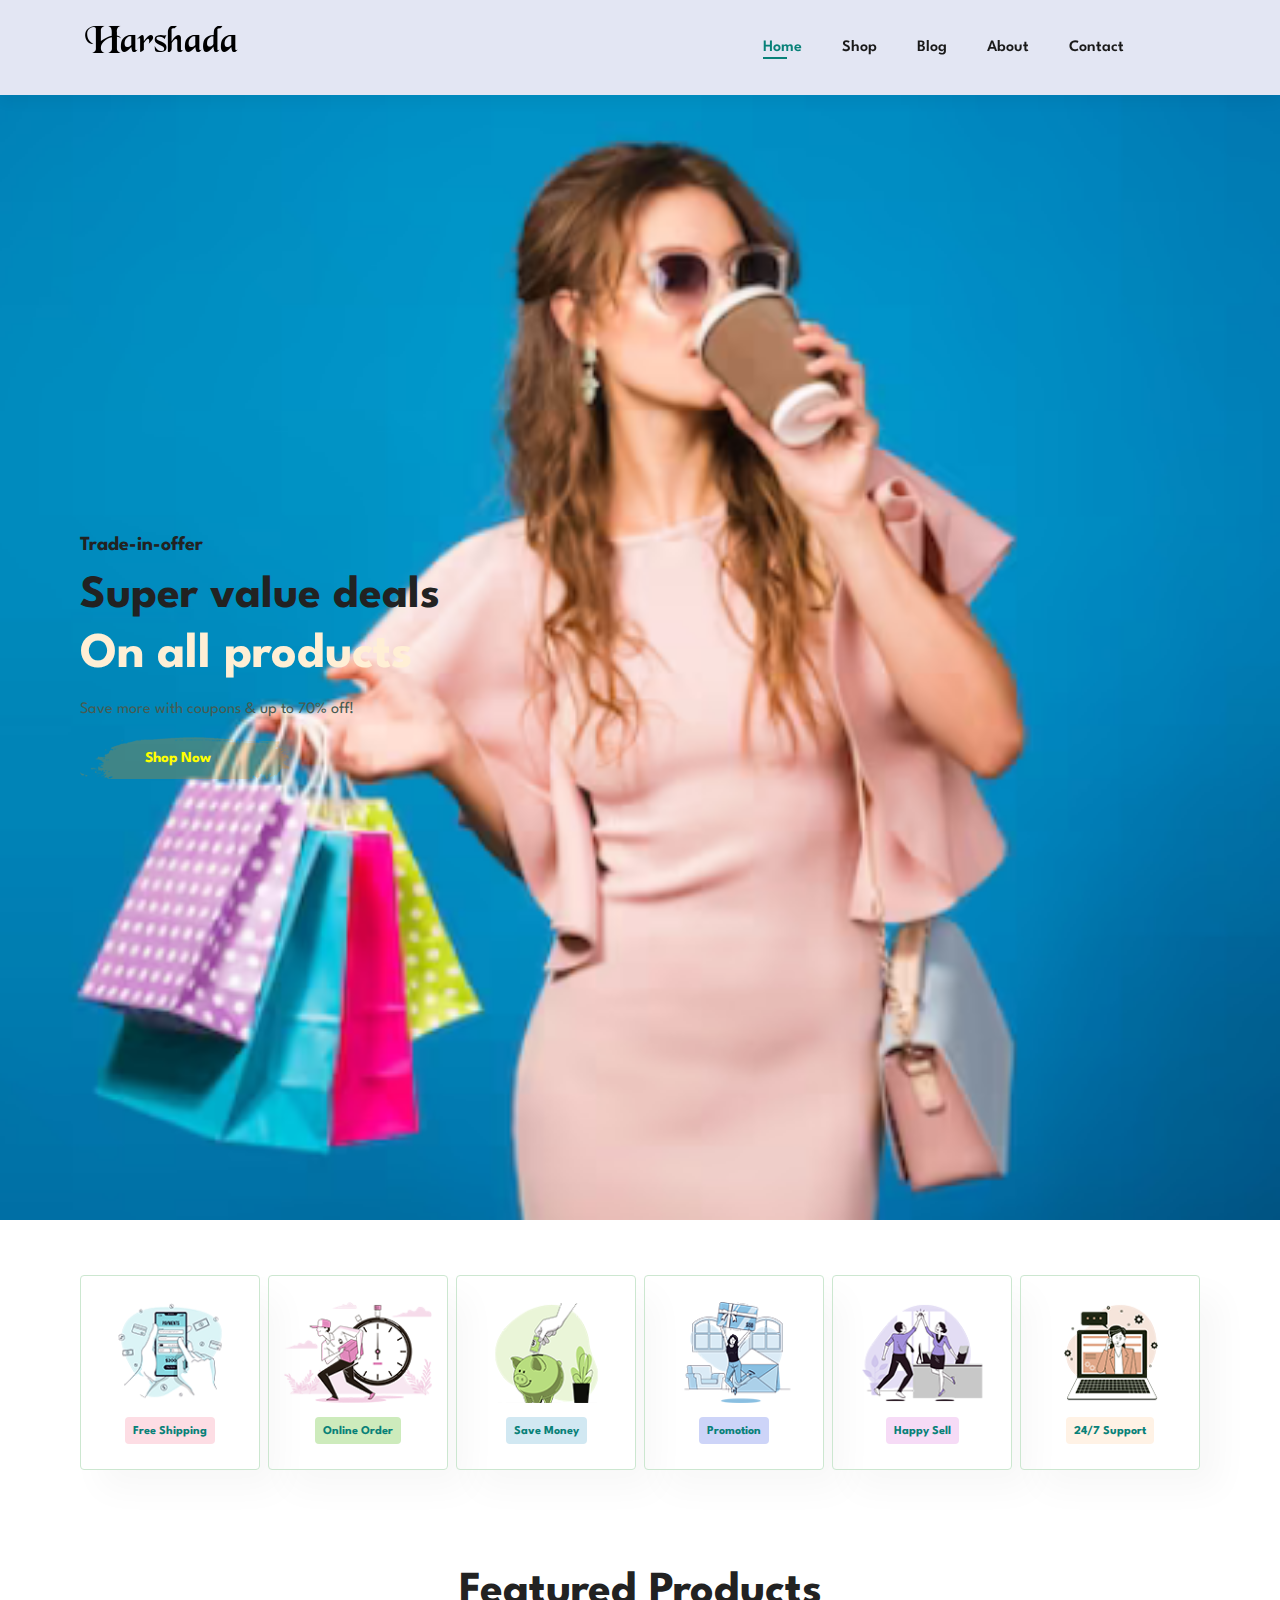
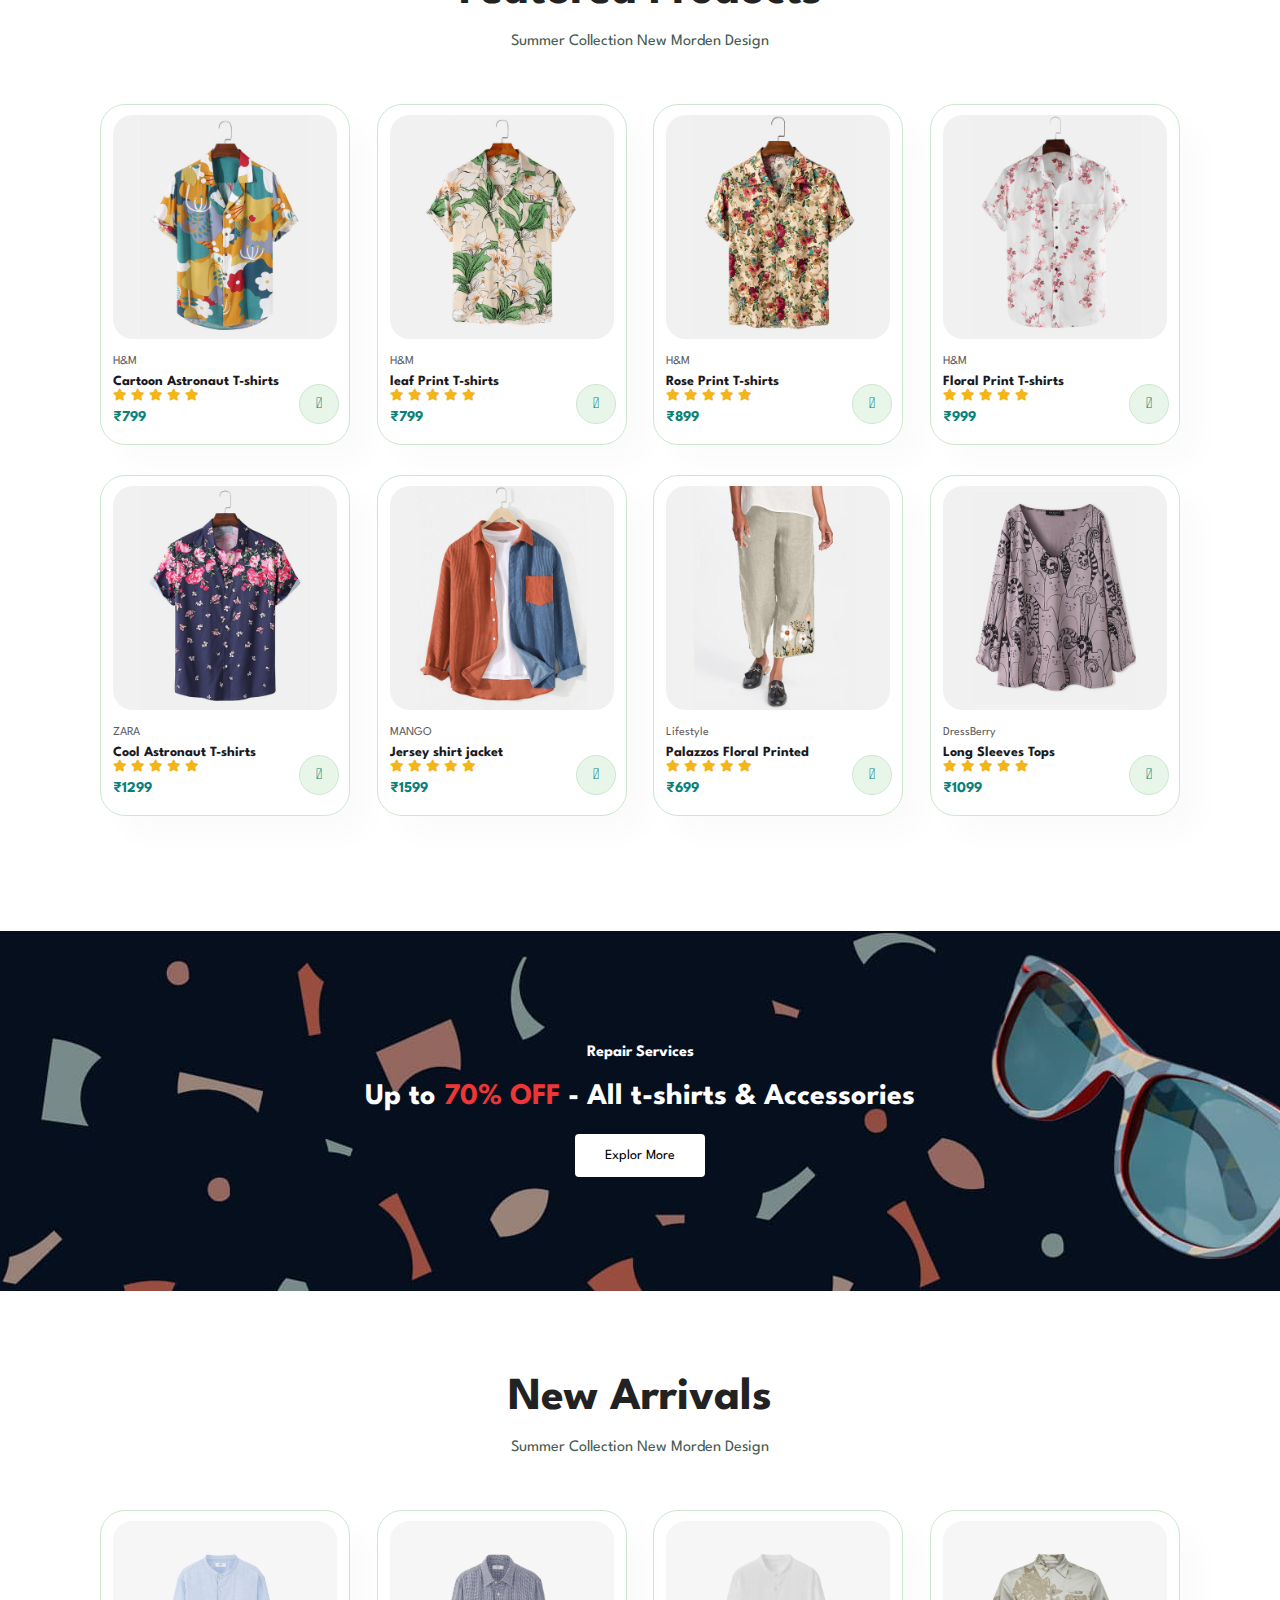
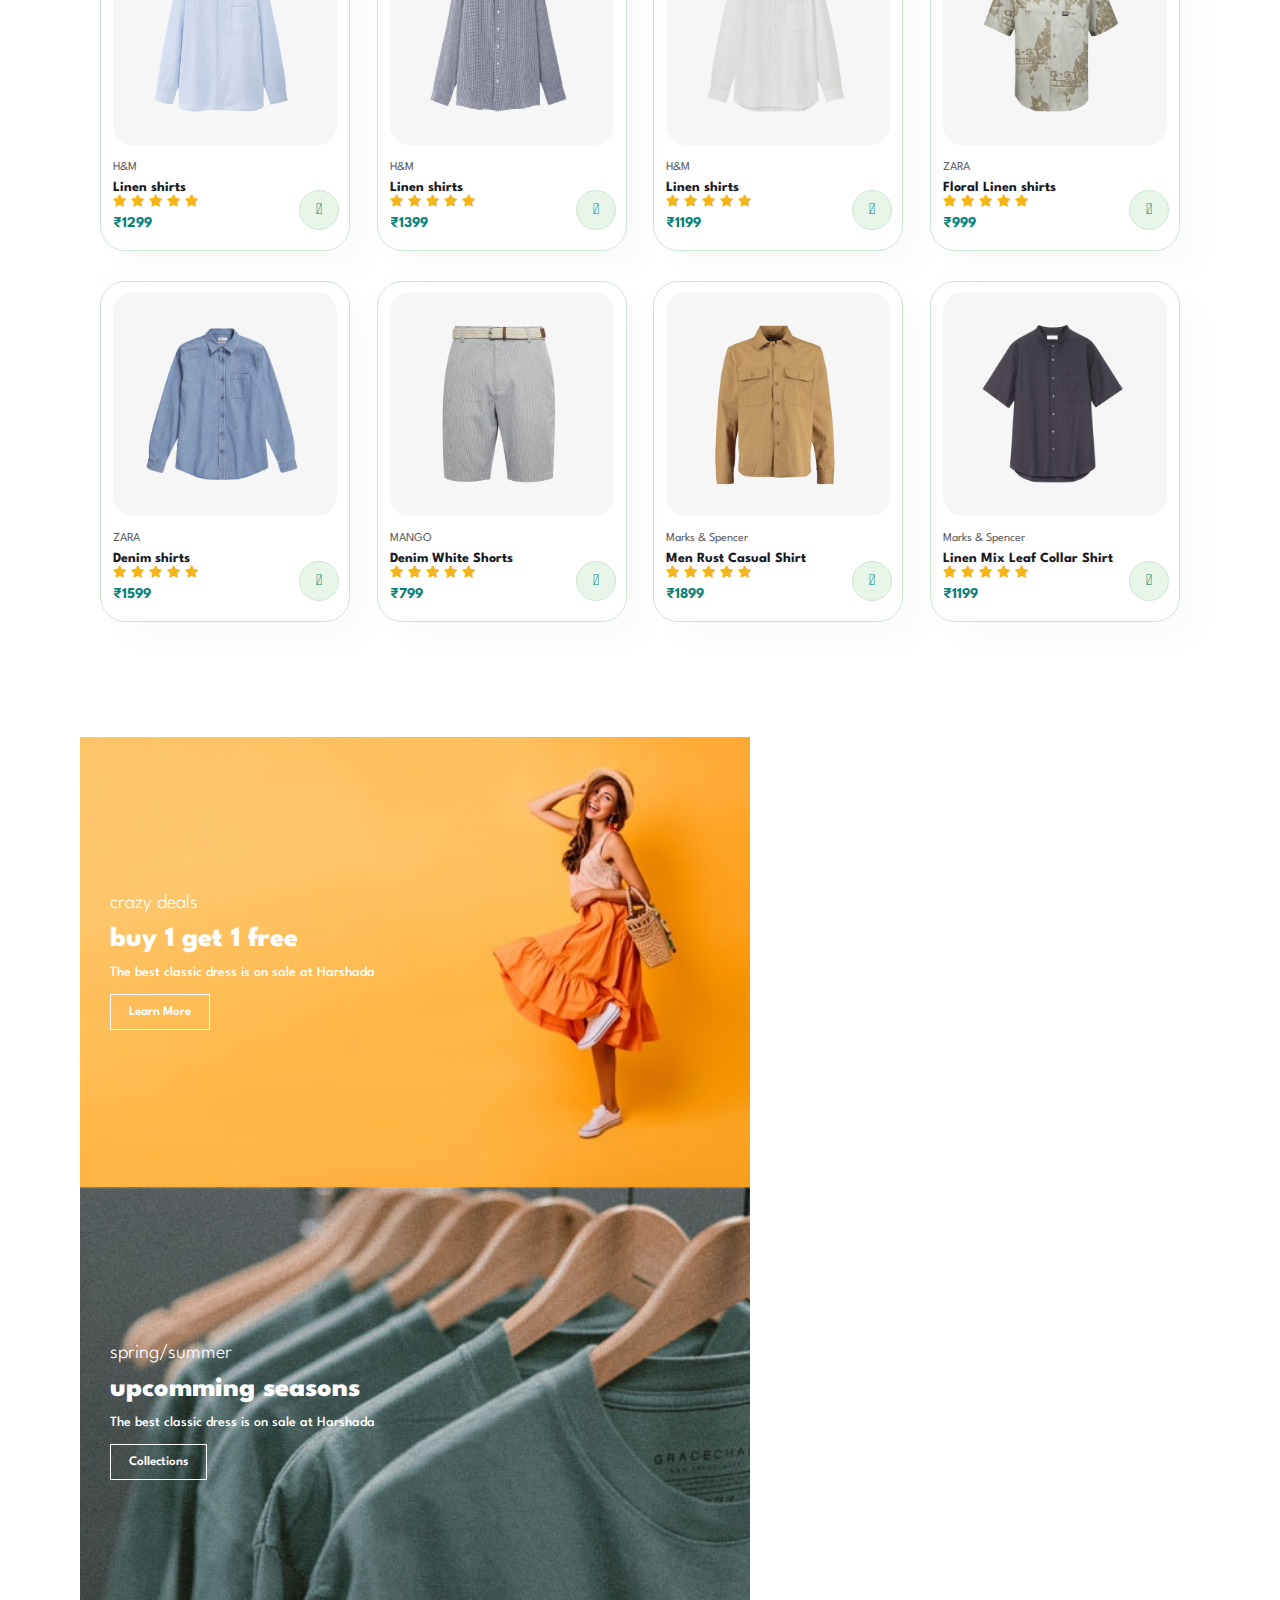
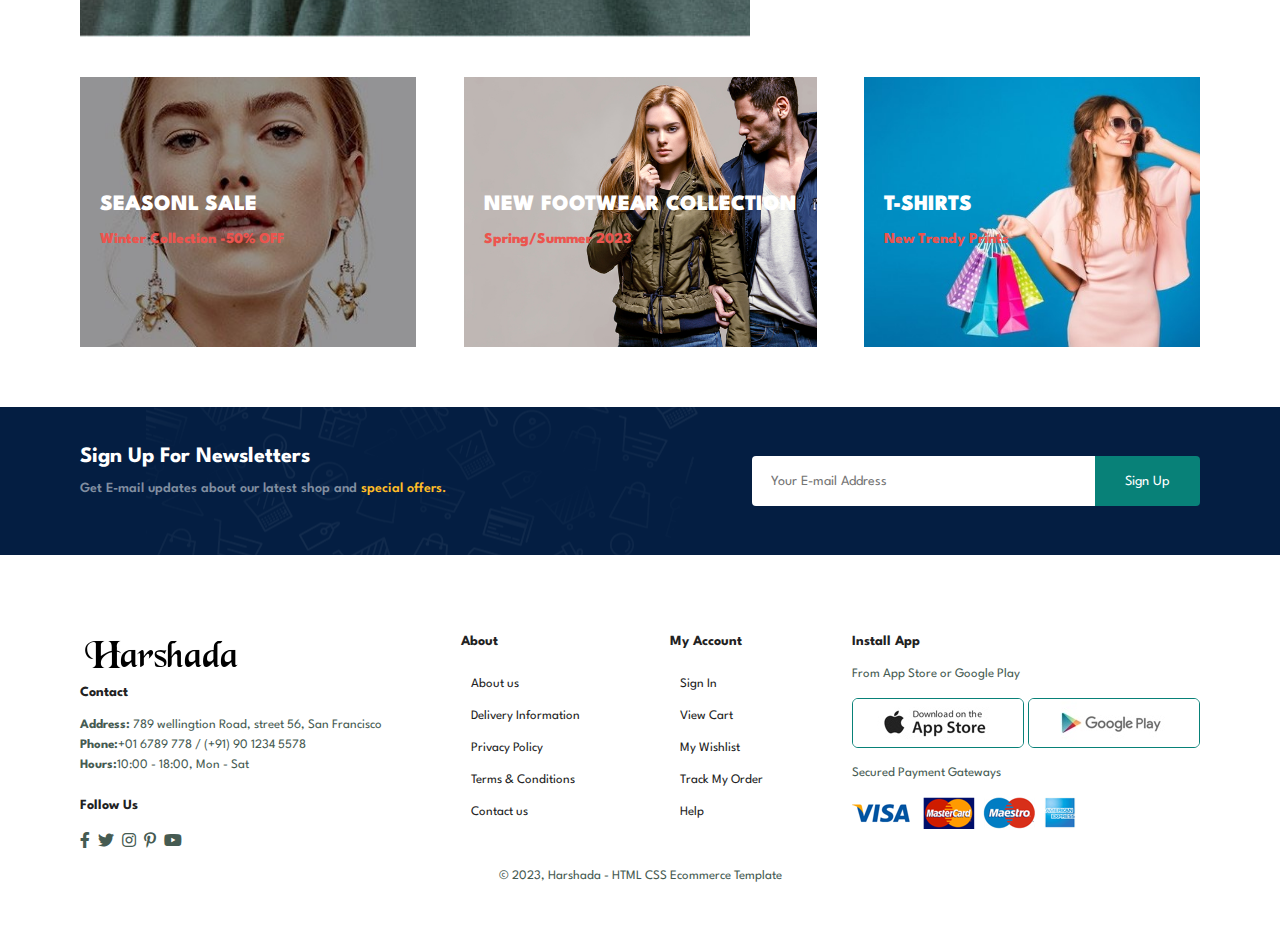
<file: index.html>
<!DOCTYPE html>
<html lang="en">

    <head>
        <meta charset="UTF-8">
        <meta http-equiv="X-UA-Compatible" content="IE=edge">
        <meta name="viewport" content="width=device-width, initial-scale=1.0">
        <title>Ecommerce Website</title>
        <link rel="stylesheet" href="https://pro.fontawesome.com/releases/v5.10.0/css/all.css" />

        <link rel="stylesheet" href="style.css">
    </head>

    <body>
        <section id="header">
            <a href="#"><img src="img/logo.png" class="logo" alt=""></a>
            <div>
                <ul id="navbar">
                    <li><a class="active" href="index.html">Home</a></li>
                    <li><a href="shop.html">Shop</a></li>
                    <li><a href="blog.html">Blog</a></li>
                    <li><a href="about.html">About</a></li>
                    <li><a href="contact.html">Contact</a></li>
                    <li><a href="cart.html"><i class="far fa-shopping-bag"></i></a></li>
                </ul>
            </div>
        </section>

        <section id="hero">
            <h4>Trade-in-offer</h4>
            <h2>Super value deals</h2>
            <h1>On all products</h1>
            <p>Save more with coupons & up to 70% off! </p>
            <button>Shop Now</button>
        </section>

        <section id="feature" class="section-p1">
            <div class="fe-box">
                <img src="img/features/f1.png" alt="">
                <h6>Free Shipping</h6>
            </div>

            <div class="fe-box">
                <img src="img/features/f2.png" alt="">
                <h6>Online Order</h6>
            </div>

            <div class="fe-box">
                <img src="img/features/f3.png" alt="">
                <h6>Save Money</h6>
            </div>

            <div class="fe-box">
                <img src="img/features/f4.png" alt="">
                <h6>Promotion</h6>
            </div>

            <div class="fe-box">
                <img src="img/features/f5.png" alt="">
                <h6>Happy Sell</h6>
            </div>

            <div class="fe-box">
                <img src="img/features/f6.png" alt="">
                <h6>24/7 Support</h6>
            </div>
        </section>

        <section id="product1" class="section-p1">
            <h2>Featured Products</h2>
            <P>Summer Collection New Morden Design</P>
            <div class="pro-container">
                <div class="pro">
                    <img src="img/products/f1.jpg" alt="">
                    <div class="des">
                        <span>H&M</span>
                        <h5>Cartoon Astronaut T-shirts</h5>
                        <div class="star">
                            <i class="fas fa-star"></i>
                            <i class="fas fa-star"></i>
                            <i class="fas fa-star"></i>
                            <i class="fas fa-star"></i>
                            <i class="fas fa-star"></i>
                        </div>
                        <h4>₹799</h4>
                    </div>
                    <a href="#"><i class="fal fa-shopping-cart cart"></i></a>
                </div>

                <div class="pro">
                    <img src="img/products/f2.jpg" alt="">
                    <div class="des">
                        <span>H&M</span>
                        <h5>leaf Print T-shirts</h5>
                        <div class="star">
                            <i class="fas fa-star"></i>
                            <i class="fas fa-star"></i>
                            <i class="fas fa-star"></i>
                            <i class="fas fa-star"></i>
                            <i class="fas fa-star"></i>
                        </div>
                        <h4>₹799</h4>
                    </div>
                    <a href="#"><i class="fal fa-shopping-cart cart"></i></a>
                </div>

                <div class="pro">
                    <img src="img/products/f3.jpg" alt="">
                    <div class="des">
                        <span>H&M</span>
                        <h5>Rose Print T-shirts</h5>
                        <div class="star">
                            <i class="fas fa-star"></i>
                            <i class="fas fa-star"></i>
                            <i class="fas fa-star"></i>
                            <i class="fas fa-star"></i>
                            <i class="fas fa-star"></i>
                        </div>
                        <h4>₹899</h4>
                    </div>
                    <a href="#"><i class="fal fa-shopping-cart cart"></i></a>
                </div>

                <div class="pro">
                    <img src="img/products/f4.jpg" alt="">
                    <div class="des">
                        <span>H&M</span>
                        <h5>Floral Print T-shirts</h5>
                        <div class="star">
                            <i class="fas fa-star"></i>
                            <i class="fas fa-star"></i>
                            <i class="fas fa-star"></i>
                            <i class="fas fa-star"></i>
                            <i class="fas fa-star"></i>
                        </div>
                        <h4>₹999</h4>
                    </div>
                    <a href="#"><i class="fal fa-shopping-cart cart"></i></a>
                </div>

                <div class="pro">
                    <img src="img/products/f5.jpg" alt="">
                    <div class="des">
                        <span>ZARA</span>
                        <h5>Cool Astronaut T-shirts</h5>
                        <div class="star">
                            <i class="fas fa-star"></i>
                            <i class="fas fa-star"></i>
                            <i class="fas fa-star"></i>
                            <i class="fas fa-star"></i>
                            <i class="fas fa-star"></i>
                        </div>
                        <h4>₹1299</h4>
                    </div>
                    <a href="#"><i class="fal fa-shopping-cart cart"></i></a>
                </div>

                <div class="pro">
                    <img src="img/products/f6.jpg" alt="">
                    <div class="des">
                        <span>MANGO</span>
                        <h5> Jersey shirt jacket</h5>
                        <div class="star">
                            <i class="fas fa-star"></i>
                            <i class="fas fa-star"></i>
                            <i class="fas fa-star"></i>
                            <i class="fas fa-star"></i>
                            <i class="fas fa-star"></i>
                        </div>
                        <h4>₹1599</h4>
                    </div>
                    <a href="#"><i class="fal fa-shopping-cart cart"></i></a>
                </div>

                <div class="pro">
                    <img src="img/products/f7.jpg" alt="">
                    <div class="des">
                        <span>Lifestyle</span>
                        <h5>Palazzos Floral Printed</h5>
                        <div class="star">
                            <i class="fas fa-star"></i>
                            <i class="fas fa-star"></i>
                            <i class="fas fa-star"></i>
                            <i class="fas fa-star"></i>
                            <i class="fas fa-star"></i>
                        </div>
                        <h4>₹699</h4>
                    </div>
                    <a href="#"><i class="fal fa-shopping-cart cart"></i></a>
                </div>

                <div class="pro">
                    <img src="img/products/f8.jpg" alt="">
                    <div class="des">
                        <span>DressBerry</span>
                        <h5>Long Sleeves Tops</h5>
                        <div class="star">
                            <i class="fas fa-star"></i>
                            <i class="fas fa-star"></i>
                            <i class="fas fa-star"></i>
                            <i class="fas fa-star"></i>
                            <i class="fas fa-star"></i>
                        </div>
                        <h4>₹1099</h4>
                    </div>
                    <a href="#"><i class="fal fa-shopping-cart cart"></i></a>
                </div>

            </div>
        </section>

        <section id="banner" class="section-m1">
            <h4>Repair Services</h4>
            <h2>Up to <span>70% OFF</span> - All t-shirts & Accessories</h2>
            <button class="normal">Explor More</button>
        </section>

        <section id="product1" class="section-p1">
            <h2>New Arrivals</h2>
            <P>Summer Collection New Morden Design</P>
            <div class="pro-container">
                <div class="pro">
                    <img src="img/products/n1.jpg" alt="">
                    <div class="des">
                        <span>H&M</span>
                        <h5>Linen shirts</h5>
                        <div class="star">
                            <i class="fas fa-star"></i>
                            <i class="fas fa-star"></i>
                            <i class="fas fa-star"></i>
                            <i class="fas fa-star"></i>
                            <i class="fas fa-star"></i>
                        </div>
                        <h4>₹1299</h4>
                    </div>
                    <a href="#"><i class="fal fa-shopping-cart cart"></i></a>
                </div>

                <div class="pro">
                    <img src="img/products/n2.jpg" alt="">
                    <div class="des">
                        <span>H&M</span>
                        <h5>Linen shirts</h5>
                        <div class="star">
                            <i class="fas fa-star"></i>
                            <i class="fas fa-star"></i>
                            <i class="fas fa-star"></i>
                            <i class="fas fa-star"></i>
                            <i class="fas fa-star"></i>
                        </div>
                        <h4>₹1399</h4>
                    </div>
                    <a href="#"><i class="fal fa-shopping-cart cart"></i></a>
                </div>

                <div class="pro">
                    <img src="img/products/n3.jpg" alt="">
                    <div class="des">
                        <span>H&M</span>
                        <h5>Linen shirts</h5>
                        <div class="star">
                            <i class="fas fa-star"></i>
                            <i class="fas fa-star"></i>
                            <i class="fas fa-star"></i>
                            <i class="fas fa-star"></i>
                            <i class="fas fa-star"></i>
                        </div>
                        <h4>₹1199</h4>
                    </div>
                    <a href="#"><i class="fal fa-shopping-cart cart"></i></a>
                </div>

                <div class="pro">
                    <img src="img/products/n4.jpg" alt="">
                    <div class="des">
                        <span>ZARA</span>
                        <h5>Floral Linen shirts</h5>
                        <div class="star">
                            <i class="fas fa-star"></i>
                            <i class="fas fa-star"></i>
                            <i class="fas fa-star"></i>
                            <i class="fas fa-star"></i>
                            <i class="fas fa-star"></i>
                        </div>
                        <h4>₹999</h4>
                    </div>
                    <a href="#"><i class="fal fa-shopping-cart cart"></i></a>
                </div>

                <div class="pro">
                    <img src="img/products/n5.jpg" alt="">
                    <div class="des">
                        <span>ZARA</span>
                        <h5>Denim shirts</h5>
                        <div class="star">
                            <i class="fas fa-star"></i>
                            <i class="fas fa-star"></i>
                            <i class="fas fa-star"></i>
                            <i class="fas fa-star"></i>
                            <i class="fas fa-star"></i>
                        </div>
                        <h4>₹1599</h4>
                    </div>
                    <a href="#"><i class="fal fa-shopping-cart cart"></i></a>
                </div>

                <div class="pro">
                    <img src="img/products/n6.jpg" alt="">
                    <div class="des">
                        <span>MANGO</span>
                        <h5>Denim White Shorts</h5>
                        <div class="star">
                            <i class="fas fa-star"></i>
                            <i class="fas fa-star"></i>
                            <i class="fas fa-star"></i>
                            <i class="fas fa-star"></i>
                            <i class="fas fa-star"></i>
                        </div>
                        <h4>₹799</h4>
                    </div>
                    <a href="#"><i class="fal fa-shopping-cart cart"></i></a>
                </div>

                <div class="pro">
                    <img src="img/products/n7.jpg" alt="">
                    <div class="des">
                        <span>Marks & Spencer</span>
                        <h5>Men Rust Casual Shirt</h5>
                        <div class="star">
                            <i class="fas fa-star"></i>
                            <i class="fas fa-star"></i>
                            <i class="fas fa-star"></i>
                            <i class="fas fa-star"></i>
                            <i class="fas fa-star"></i>
                        </div>
                        <h4>₹1899</h4>
                    </div>
                    <a href="#"><i class="fal fa-shopping-cart cart"></i></a>
                </div>

                <div class="pro">
                    <img src="img/products/n8.jpg" alt="">
                    <div class="des">
                        <span>Marks & Spencer</span>
                        <h5>Linen Mix Leaf Collar Shirt</h5>
                        <div class="star">
                            <i class="fas fa-star"></i>
                            <i class="fas fa-star"></i>
                            <i class="fas fa-star"></i>
                            <i class="fas fa-star"></i>
                            <i class="fas fa-star"></i>
                        </div>
                        <h4>₹1199</h4>
                    </div>
                    <a href="#"><i class="fal fa-shopping-cart cart"></i></a>
                </div>

            </div>
        </section>

        <section id="sm-banner" class="section-p1">
            <div class="banner-box">
                <h4>crazy deals</h4>
                <h2>buy 1 get 1 free</h2>
                <span>The best classic dress is on sale at Harshada</span>
                <button class="white">Learn More</button>
            </div>
            <div class="banner-box banner-box2">
                <h4>spring/summer</h4>
                <h2>upcomming seasons</h2>
                <span>The best classic dress is on sale at Harshada</span>
                <button class="white">Collections</button>
            </div>
        </section>

        <section id="banner3">
            <div class="banner-box">
                <h2>SEASONL SALE</h2>
                <h3>Winter Collection -50% OFF</h3>
            </div>
            <div class="banner-box banner-box2">
                <h2>NEW FOOTWEAR COLLECTION</h2>
                <h3>Spring/Summer 2023</h3>
            </div>
            <div class="banner-box banner-box3">
                <h2>T-SHIRTS</h2>
                <h3>New Trendy Prints</h3>
            </div>
        </section>

        <section id="newsletter" class="section-p1 section-m1">
            <div class="newstext">
                <h4>Sign Up For Newsletters</h4>
                <p>Get E-mail updates about our latest shop and <span>special offers.</span></p>
            </div>
            <div class="form">
                <input type="text" placeholder="Your E-mail Address">
                <button class="normal">Sign Up</button>
            </div>
        </section>
        <footer class="section-p1">
            <div class="col">
                <img src="img/logo1.png" alt="">
                <h4>Contact</h4>
                <p><strong>Address:</strong> 789 wellingtion Road, street 56, San Francisco</p>
                <p><strong>Phone:</strong>+01 6789 778 / (+91) 90 1234 5578</p>
                <p><strong>Hours:</strong>10:00 - 18:00, Mon - Sat</p>
                <div class="follow">
                    <h4>Follow Us</h4>
                    <div class="icon">
                        <i class="fab fa-facebook-f"></i>
                        <i class="fab fa-twitter"></i>
                        <i class="fab fa-instagram"></i>
                        <i class="fab fa-pinterest-p"></i>
                        <i class="fab fa-youtube"></i>
                    </div>
                </div>
            </div>
            <div class="col">
                <h4>About</h4>
                <a href="#">About us</a>
                <a href="#">Delivery Information</a>
                <a href="#">Privacy Policy</a>
                <a href="#">Terms & Conditions</a>
                <a href="#">Contact us</a>
            </div>

            <div class="col">
                <h4>My Account</h4>
                <a href="#">Sign In</a>
                <a href="#">View Cart</a>
                <a href="#">My Wishlist</a>
                <a href="#">Track My Order</a>
                <a href="#">Help</a>
            </div>
            <div class="col install">
                <h4>Install App</h4>
                <p>From App Store or Google Play</p>
                <div class="row">
                    <img src="img/pay/app.jpg" alt="">
                    <img src="img/pay/play.jpg" alt="">
                </div>
                <p>Secured Payment Gateways </p>
                <img src="img/pay/pay.png" alt="">
            </div>
            <div class="copyright">
                <p>© 2023, Harshada - HTML CSS Ecommerce Template</p>
            </div>
        </footer>




        <script src="script.js"></script>
    </body>

</html>
</file>
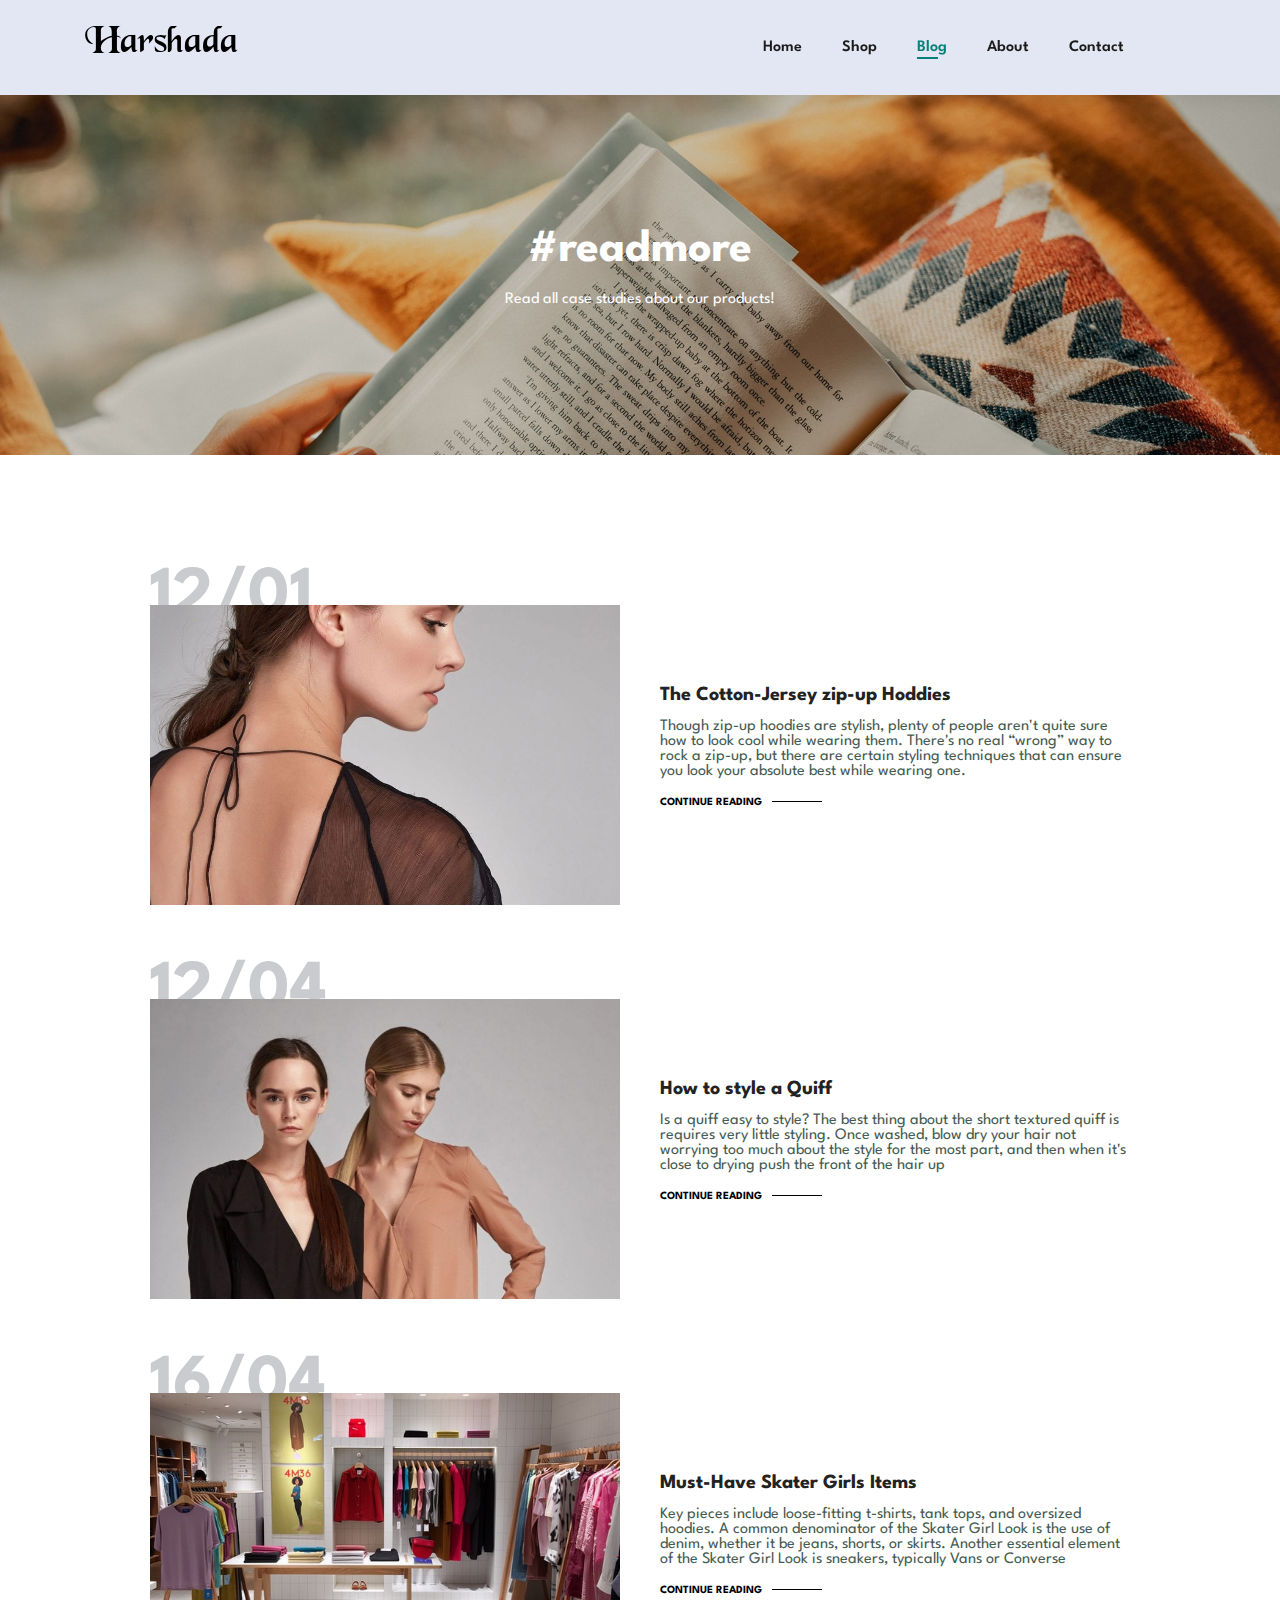
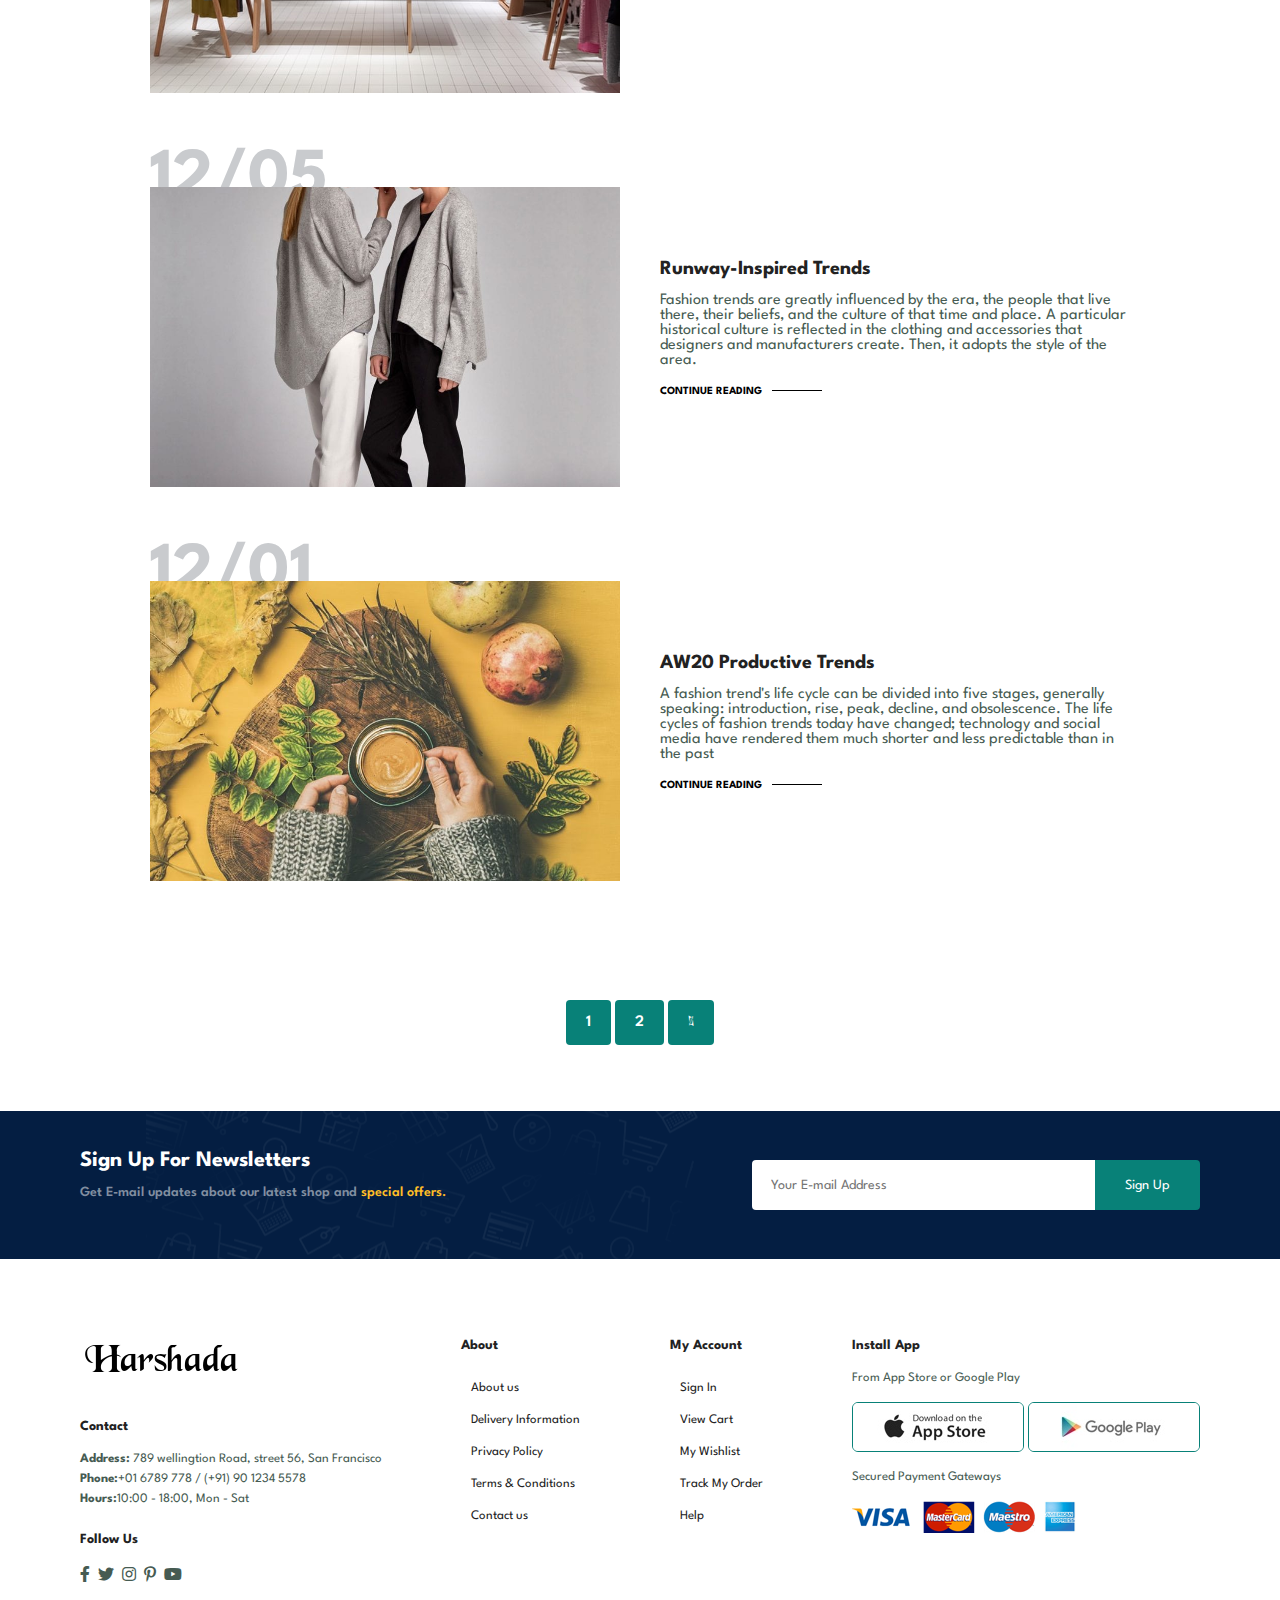
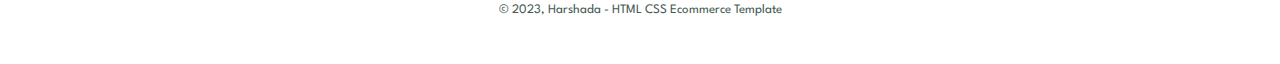
<file: blog.html>
<!DOCTYPE html>
<html lang="en">

    <head>
        <meta charset="UTF-8">
        <meta http-equiv="X-UA-Compatible" content="IE=edge">
        <meta name="viewport" content="width=device-width, initial-scale=1.0">
        <title>Ecommerce Website</title>
        <link rel="stylesheet" href="https://pro.fontawesome.com/releases/v5.10.0/css/all.css" />

        <link rel="stylesheet" href="style.css">
    </head>

    <body>
        <section id="header">
            <a href="#"><img src="img/logo.png" class="logo" alt=""></a>
            <div>
                <ul id="navbar">
                    <li><a href="index.html">Home</a></li>
                    <li><a href="shop.html">Shop</a></li>
                    <li><a class="active" href="blog.html">Blog</a></li>
                    <li><a href="about.html">About</a></li>
                    <li><a href="contact.html">Contact</a></li>
                    <li><a href="cart.html"><i class="far fa-shopping-bag"></i></a></li>
                </ul>
            </div>
        </section>

        <section id="page-header" class="blog-header">
            <h2>#readmore</h2>
            <p>Read all case studies about our products! </p>
        </section>

        <section id="blog">
            <div class="blog-box">
                <div class="blog-img">
                    <img src="img/blog/b1.jpg" alt="">
                </div>
                <div class="blog-details">
                    <h4>The Cotton-Jersey zip-up Hoddies</h4>
                    <p>Though zip-up hoodies are stylish, plenty of people aren't quite sure how to look cool while wearing them. There's no real “wrong” way to rock a zip-up, but there are certain styling techniques that can ensure you look your absolute best while wearing one.
                        <br><br><a href="#">CONTINUE READING</a>
                    </p>
                </div>
                <H1>12/01</H1>
            </div>

            <div class="blog-box">
                <div class="blog-img">
                    <img src="img/blog/b2.jpg" alt="">
                </div>
                <div class="blog-details">
                    <h4>How to style a Quiff</h4>
                    <p>Is a quiff easy to style?
                        The best thing about the short textured quiff is requires very little styling. Once washed, blow dry your hair not worrying too much about the style for the most part, and then when it's close to drying push the front of the hair up
                        <br><br><a href="#">CONTINUE READING</a>
                    </p>
                </div>
                <H1>12/04</H1>
            </div>

            <div class="blog-box">
                <div class="blog-img">
                    <img src="img/blog/b3.jpg" alt="">
                </div>
                <div class="blog-details">
                    <h4>Must-Have Skater Girls Items</h4>
                    <p>Key pieces include loose-fitting t-shirts, tank tops, and oversized hoodies. A common denominator of the Skater Girl Look is the use of denim, whether it be jeans, shorts, or skirts. Another essential element of the Skater Girl Look is sneakers, typically Vans or Converse
                        <br><br><a href="#">CONTINUE READING</a>
                    </p>
                </div>
                <H1>16/04</H1>
            </div>

            <div class="blog-box">
                <div class="blog-img">
                    <img src="img/blog/b4.jpg" alt="">
                </div>
                <div class="blog-details">
                    <h4>Runway-Inspired Trends</h4>
                    <p>Fashion trends are greatly influenced by the era, the people that live there, their beliefs, and the culture of that time and place. A particular historical culture is reflected in the clothing and accessories that designers and manufacturers create. Then, it adopts the style of the area.
                        <br><br><a href="#">CONTINUE READING</a>
                    </p>
                </div>
                <H1>12/05</H1>
            </div>

            <div class="blog-box">
                <div class="blog-img">
                    <img src="img/blog/b6.jpg" alt="">
                </div>
                <div class="blog-details">
                    <h4>AW20 Productive Trends</h4>
                    <p>A fashion trend's life cycle can be divided into five stages, generally speaking: introduction, rise, peak, decline, and obsolescence. The life cycles of fashion trends today have changed; technology and social media have rendered them much shorter and less predictable than in the past
                        <br><br><a href="#">CONTINUE READING</a>
                    </p>
                </div>
                <H1>12/01</H1>
            </div>
        </section>

        <section id="pagination" class="section-p1">
            <a href="#">1</a>
            <a href="#">2</a>
            <a href="#"><i class="fal fa-long-arrow-alt-right"></i></a>
        </section>

        <section id="newsletter" class="section-p1 section-m1">
            <div class="newstext">
                <h4>Sign Up For Newsletters</h4>
                <p>Get E-mail updates about our latest shop and <span>special offers.</span></p>
            </div>
            <div class="form">
                <input type="text" placeholder="Your E-mail Address">
                <button class="normal">Sign Up</button>
            </div>
        </section>

        <footer class="section-p1">
            <div class="col">
                <img class="logo" src="img/logo1.png" alt="">
                <h4>Contact</h4>
                <p><strong>Address:</strong> 789 wellingtion Road, street 56, San Francisco</p>
                <p><strong>Phone:</strong>+01 6789 778 / (+91) 90 1234 5578</p>
                <p><strong>Hours:</strong>10:00 - 18:00, Mon - Sat</p>
                <div class="follow">
                    <h4>Follow Us</h4>
                    <div class="icon">
                        <i class="fab fa-facebook-f"></i>
                        <i class="fab fa-twitter"></i>
                        <i class="fab fa-instagram"></i>
                        <i class="fab fa-pinterest-p"></i>
                        <i class="fab fa-youtube"></i>
                    </div>
                </div>
            </div>
            <div class="col">
                <h4>About</h4>
                <a href="#">About us</a>
                <a href="#">Delivery Information</a>
                <a href="#">Privacy Policy</a>
                <a href="#">Terms & Conditions</a>
                <a href="#">Contact us</a>
            </div>

            <div class="col">
                <h4>My Account</h4>
                <a href="#">Sign In</a>
                <a href="#">View Cart</a>
                <a href="#">My Wishlist</a>
                <a href="#">Track My Order</a>
                <a href="#">Help</a>
            </div>
            <div class="col install">
                <h4>Install App</h4>
                <p>From App Store or Google Play</p>
                <div class="row">
                    <img src="img/pay/app.jpg" alt="">
                    <img src="img/pay/play.jpg" alt="">
                </div>
                <p>Secured Payment Gateways </p>
                <img src="img/pay/pay.png" alt="">
            </div>
            <div class="copyright">
                <p>© 2023, Harshada - HTML CSS Ecommerce Template</p>
            </div>
        </footer>

        <script src="script.js"></script>
    </body>
</html>
</file>
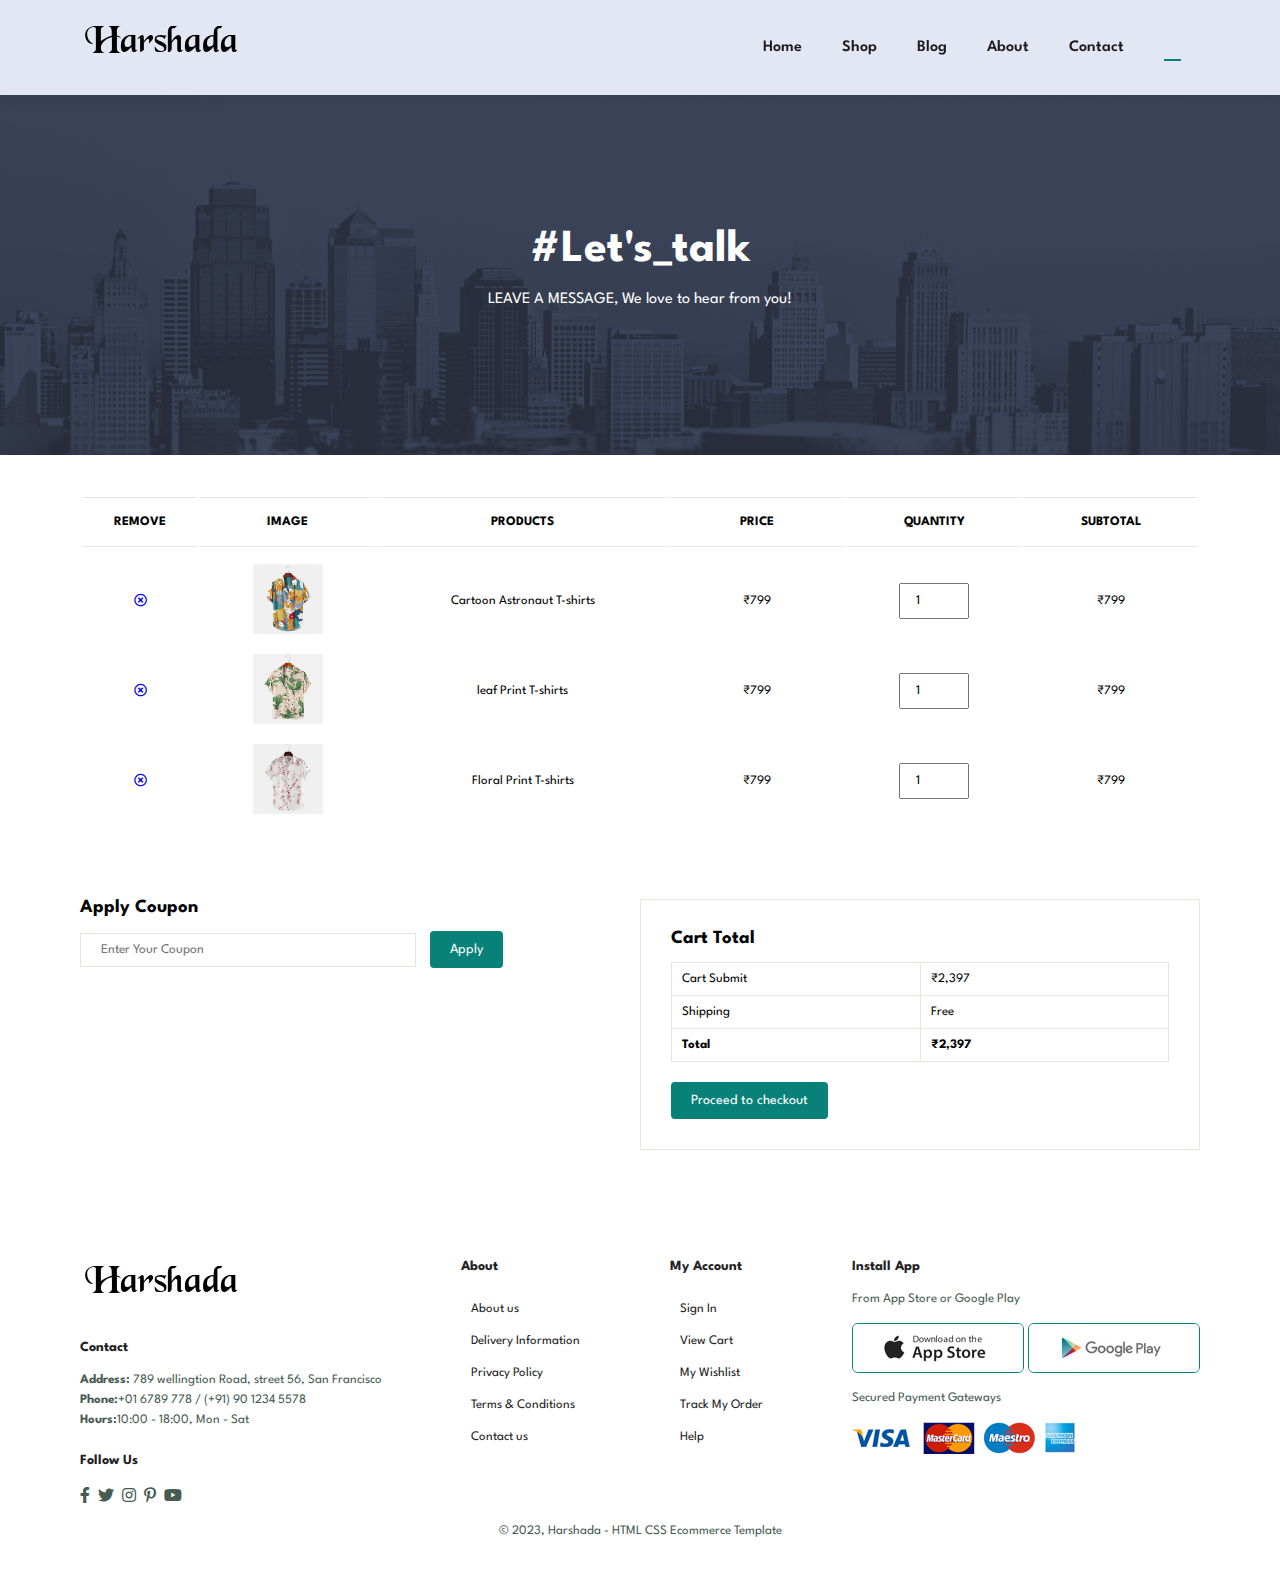
<file: cart.html>
<!DOCTYPE html>
<html lang="en">

    <head>
        <meta charset="UTF-8">
        <meta http-equiv="X-UA-Compatible" content="IE=edge">
        <meta name="viewport" content="width=device-width, initial-scale=1.0">
        <title>Ecommerce Website</title>
        <link rel="stylesheet" href="https://pro.fontawesome.com/releases/v5.10.0/css/all.css" />

        <link rel="stylesheet" href="style.css">
    </head>

    <body>
        <section id="header">
            <a href="#"><img src="img/logo.png" class="logo" alt=""></a>
            <div>
                <ul id="navbar">
                    <li><a href="index.html">Home</a></li>
                    <li><a href="shop.html">Shop</a></li>
                    <li><a href="blog.html">Blog</a></li>
                    <li><a href="about.html">About</a></li>
                    <li><a href="contact.html">Contact</a></li>
                    <li><a class="active" href="cart.html"><i class="far fa-shopping-bag"></i></a></li>
                </ul>
            </div>
        </section>

        <section id="page-header" class="about-header">
            <h2>#Let's_talk</h2>
            <p>LEAVE A MESSAGE, We love to hear from you!</p>
        </section>

        <section id="cart" class="section-p1">
            <table width="100%">
                <thead>
                    <tr>
                        <td>Remove</td>
                        <td>Image</td>
                        <td>Products</td>
                        <td>Price</td>
                        <td>Quantity</td>
                        <td>Subtotal</td>
                    </tr>
                </thead>
                <tbody>
                    <tr>
                        <td><a href="#"><i class="far fa-times-circle"></i></a></td>
                        <td><img src="img/products/f1.jpg" alt=""></td>
                        <td>Cartoon Astronaut T-shirts</td>
                        <td>₹799</td>
                        <td><input type="number" value="1"></td>
                        <td>₹799</td>
                    </tr>
                    <tr>
                        <td><a href="#"><i class="far fa-times-circle"></i></a></td>
                        <td><img src="img/products/f2.jpg" alt=""></td>
                        <td>leaf Print T-shirts</td>
                        <td>₹799</td>
                        <td><input type="number" value="1"></td>
                        <td>₹799</td>
                    </tr>
                    <tr>
                        <td><a href="#"><i class="far fa-times-circle"></i></a></td>
                        <td><img src="img/products/f4.jpg" alt=""></td>
                        <td>Floral Print T-shirts</td>
                        <td>₹799</td>
                        <td><input type="number" value="1"></td>
                        <td>₹799</td>
                    </tr>
                </tbody>
            </table>
        </section>

        <section id="cart-add" class="section-p1">
            <div id="coupon">
                <h3>Apply Coupon</h3>
                <div>
                    <input type="text" placeholder="Enter Your Coupon">
                    <button class="normal"> Apply</button>
                </div>
            </div>
            <div id="Subtotal">
                <h3>Cart Total</h3>
                <table>
                    <tr>
                        <td>Cart Submit</td>
                        <td>₹2,397</td>
                    </tr>
                    <tr>
                        <td>Shipping</td>
                        <td>Free</td>
                    </tr>
                    <tr>
                        <td><strong>Total</strong></td>
                        <td><strong>₹2,397</strong></td>
                    </tr>
                </table>
                <button class="normal">Proceed to checkout</button>
            </div>
        </section>

        <footer class="section-p1">
            <div class="col">
                <img class="logo" src="img/logo1.png" alt="">
                <h4>Contact</h4>
                <p><strong>Address:</strong> 789 wellingtion Road, street 56, San Francisco</p>
                <p><strong>Phone:</strong>+01 6789 778 / (+91) 90 1234 5578</p>
                <p><strong>Hours:</strong>10:00 - 18:00, Mon - Sat</p>
                <div class="follow">
                    <h4>Follow Us</h4>
                    <div class="icon">
                        <i class="fab fa-facebook-f"></i>
                        <i class="fab fa-twitter"></i>
                        <i class="fab fa-instagram"></i>
                        <i class="fab fa-pinterest-p"></i>
                        <i class="fab fa-youtube"></i>
                    </div>
                </div>
            </div>
            <div class="col">
                <h4>About</h4>
                <a href="#">About us</a>
                <a href="#">Delivery Information</a>
                <a href="#">Privacy Policy</a>
                <a href="#">Terms & Conditions</a>
                <a href="#">Contact us</a>
            </div>

            <div class="col">
                <h4>My Account</h4>
                <a href="#">Sign In</a>
                <a href="#">View Cart</a>
                <a href="#">My Wishlist</a>
                <a href="#">Track My Order</a>
                <a href="#">Help</a>
            </div>
            <div class="col install">
                <h4>Install App</h4>
                <p>From App Store or Google Play</p>
                <div class="row">
                    <img src="img/pay/app.jpg" alt="">
                    <img src="img/pay/play.jpg" alt="">
                </div>
                <p>Secured Payment Gateways </p>
                <img src="img/pay/pay.png" alt="">
            </div>
            <div class="copyright">
                <p>© 2023, Harshada - HTML CSS Ecommerce Template</p>
            </div>
        </footer>

        <script src="script.js"></script>
    </body>
</html>
</file>
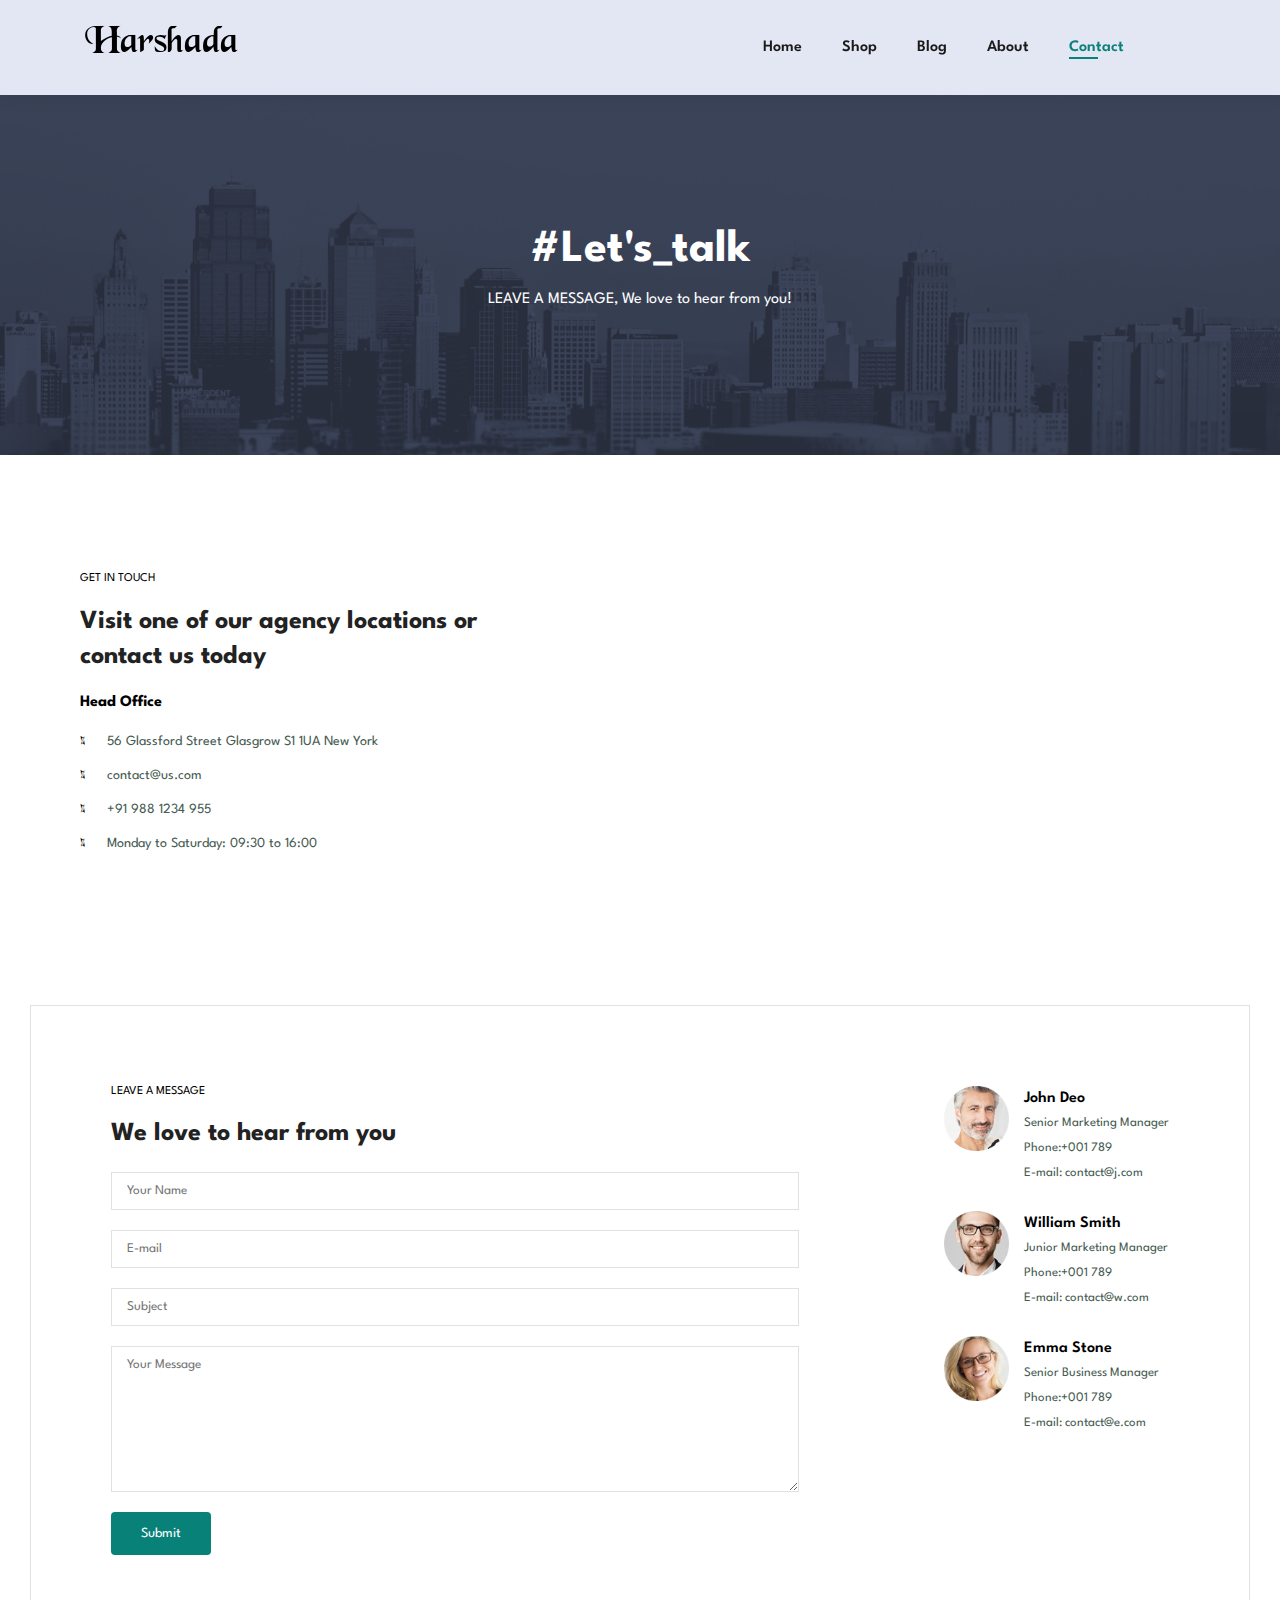
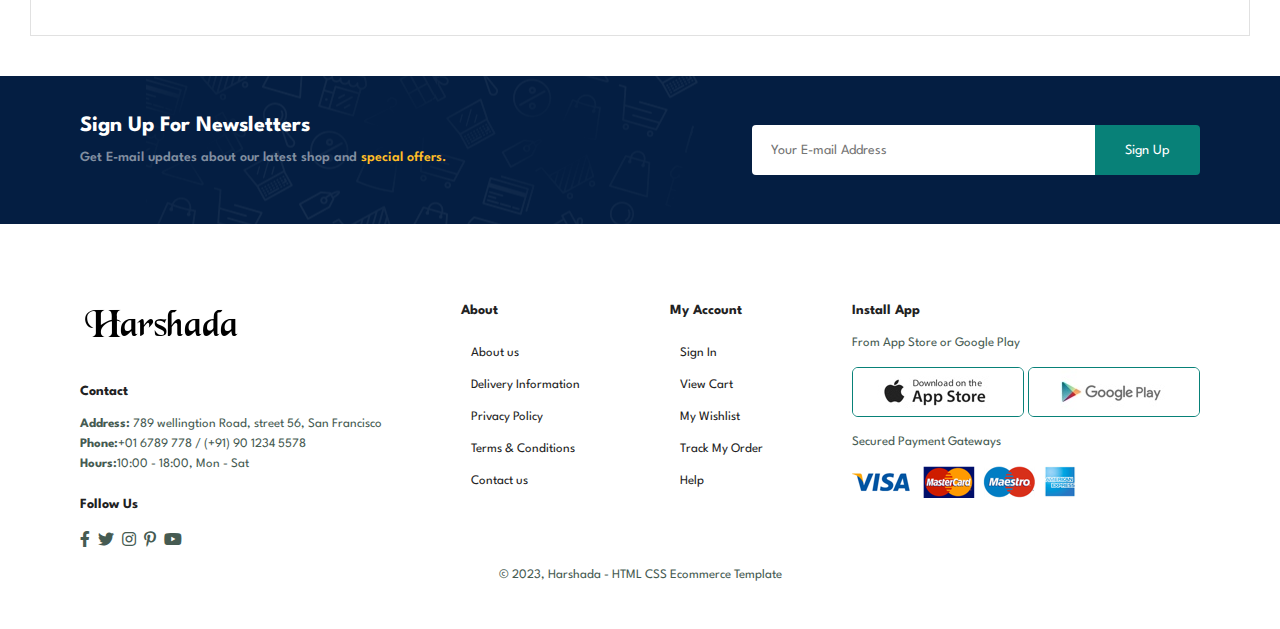
<file: contact.html>
<!DOCTYPE html>
<html lang="en">

    <head>
        <meta charset="UTF-8">
        <meta http-equiv="X-UA-Compatible" content="IE=edge">
        <meta name="viewport" content="width=device-width, initial-scale=1.0">
        <title>Ecommerce Website</title>
        <link rel="stylesheet" href="https://pro.fontawesome.com/releases/v5.10.0/css/all.css" />

        <link rel="stylesheet" href="style.css">
    </head>

    <body>
        <section id="header">
            <a href="#"><img src="img/logo.png" class="logo" alt=""></a>
            <div>
                <ul id="navbar">
                    <li><a href="index.html">Home</a></li>
                    <li><a href="shop.html">Shop</a></li>
                    <li><a href="blog.html">Blog</a></li>
                    <li><a href="about.html">About</a></li>
                    <li><a class="active" href="contact.html">Contact</a></li>
                    <li><a href="cart.html"><i class="far fa-shopping-bag"></i></a></li>
                </ul>
            </div>
        </section>

        <section id="page-header" class="about-header">
            <h2>#Let's_talk</h2>
            <p>LEAVE A MESSAGE, We love to hear from you!</p>
        </section>

        <section id="contact-details" class="section-p1">
            <div class="details">
                <span>GET IN TOUCH</span>
                <H2>Visit one of our agency locations or contact us today</H2>
                <h3>Head Office</h3>
                <div>
                    <li>
                        <i class="fal fa-map"></i>
                        <p>56 Glassford Street Glasgrow S1 1UA New York</p>
                    </li>
                    <li>
                        <i class="fal fa-envelope"></i>
                        <p>contact@us.com</p>
                    </li>
                    <li>
                        <i class="fal fa-phone-alt"></i>
                        <p>+91 988 1234 955</p>
                    </li>
                    <li>
                        <i class="fal fa-clock"></i>
                        <p>Monday to Saturday: 09:30 to 16:00</p>
                    </li>
                </div>
            </div>

            <div class="map">
                <iframe src="https://www.google.com/maps/embed?pb=!1m18!1m12!1m3!1d2469.8336811429795!2d-1.2576186236996483!3d51.754364792632266!2m3!1f0!2f0!3f0!3m2!1i1024!2i768!4f13.1!3m3!1m2!1s0x4876c6a9ef8c485b%3A0xd2ff1883a001afed!2sUniversity%20of%20Oxford!5e0!3m2!1sen!2sin!4v1690638542680!5m2!1sen!2sin" width="600" height="450" style="border:0;" allowfullscreen="" loading="lazy" referrerpolicy="no-referrer-when-downgrade"></iframe>
            </div>
        </section>

        <section id="form-details">
            <form action="">
                <span>LEAVE A MESSAGE</span>
                <H2>We love to hear from you</H2>
                <input type="text" placeholder="Your Name">
                <input type="text" placeholder="E-mail">
                <input type="text" placeholder="Subject">
                <textarea name="" id="" cols="30" rows="10" placeholder="Your Message"></textarea>
                <button class="normal">Submit</button>
            </form>
            <div class="people">
                <div>
                    <img src="img/people/1.png" alt="">
                    <p><span>John Deo</span>Senior Marketing Manager <br> Phone:+001 789 <br> E-mail: contact@j.com</p>
                </div>
                <div>
                    <img src="img/people/2.png" alt="">
                    <p><span>William Smith</span>Junior Marketing Manager <br> Phone:+001 789 <br> E-mail: contact@w.com</p>
                </div>
                <div>
                    <img src="img/people/3.png" alt="">
                    <p><span>Emma Stone</span>Senior Business Manager <br> Phone:+001 789 <br> E-mail: contact@e.com</p>
                </div>
            </div>
        </section>
     
        <section id="newsletter" class="section-p1 section-m1">
            <div class="newstext">
                <h4>Sign Up For Newsletters</h4>
                <p>Get E-mail updates about our latest shop and <span>special offers.</span></p>
            </div>
            <div class="form">
                <input type="text" placeholder="Your E-mail Address">
                <button class="normal">Sign Up</button>
            </div>
        </section>

        <footer class="section-p1">
            <div class="col">
                <img class="logo" src="img/logo1.png" alt="">
                <h4>Contact</h4>
                <p><strong>Address:</strong> 789 wellingtion Road, street 56, San Francisco</p>
                <p><strong>Phone:</strong>+01 6789 778 / (+91) 90 1234 5578</p>
                <p><strong>Hours:</strong>10:00 - 18:00, Mon - Sat</p>
                <div class="follow">
                    <h4>Follow Us</h4>
                    <div class="icon">
                        <i class="fab fa-facebook-f"></i>
                        <i class="fab fa-twitter"></i>
                        <i class="fab fa-instagram"></i>
                        <i class="fab fa-pinterest-p"></i>
                        <i class="fab fa-youtube"></i>
                    </div>
                </div>
            </div>
            <div class="col">
                <h4>About</h4>
                <a href="#">About us</a>
                <a href="#">Delivery Information</a>
                <a href="#">Privacy Policy</a>
                <a href="#">Terms & Conditions</a>
                <a href="#">Contact us</a>
            </div>

            <div class="col">
                <h4>My Account</h4>
                <a href="#">Sign In</a>
                <a href="#">View Cart</a>
                <a href="#">My Wishlist</a>
                <a href="#">Track My Order</a>
                <a href="#">Help</a>
            </div>
            <div class="col install">
                <h4>Install App</h4>
                <p>From App Store or Google Play</p>
                <div class="row">
                    <img src="img/pay/app.jpg" alt="">
                    <img src="img/pay/play.jpg" alt="">
                </div>
                <p>Secured Payment Gateways </p>
                <img src="img/pay/pay.png" alt="">
            </div>
            <div class="copyright">
                <p>© 2023, Harshada - HTML CSS Ecommerce Template</p>
            </div>
        </footer>

        <script src="script.js"></script>
    </body>
</html>
</file>
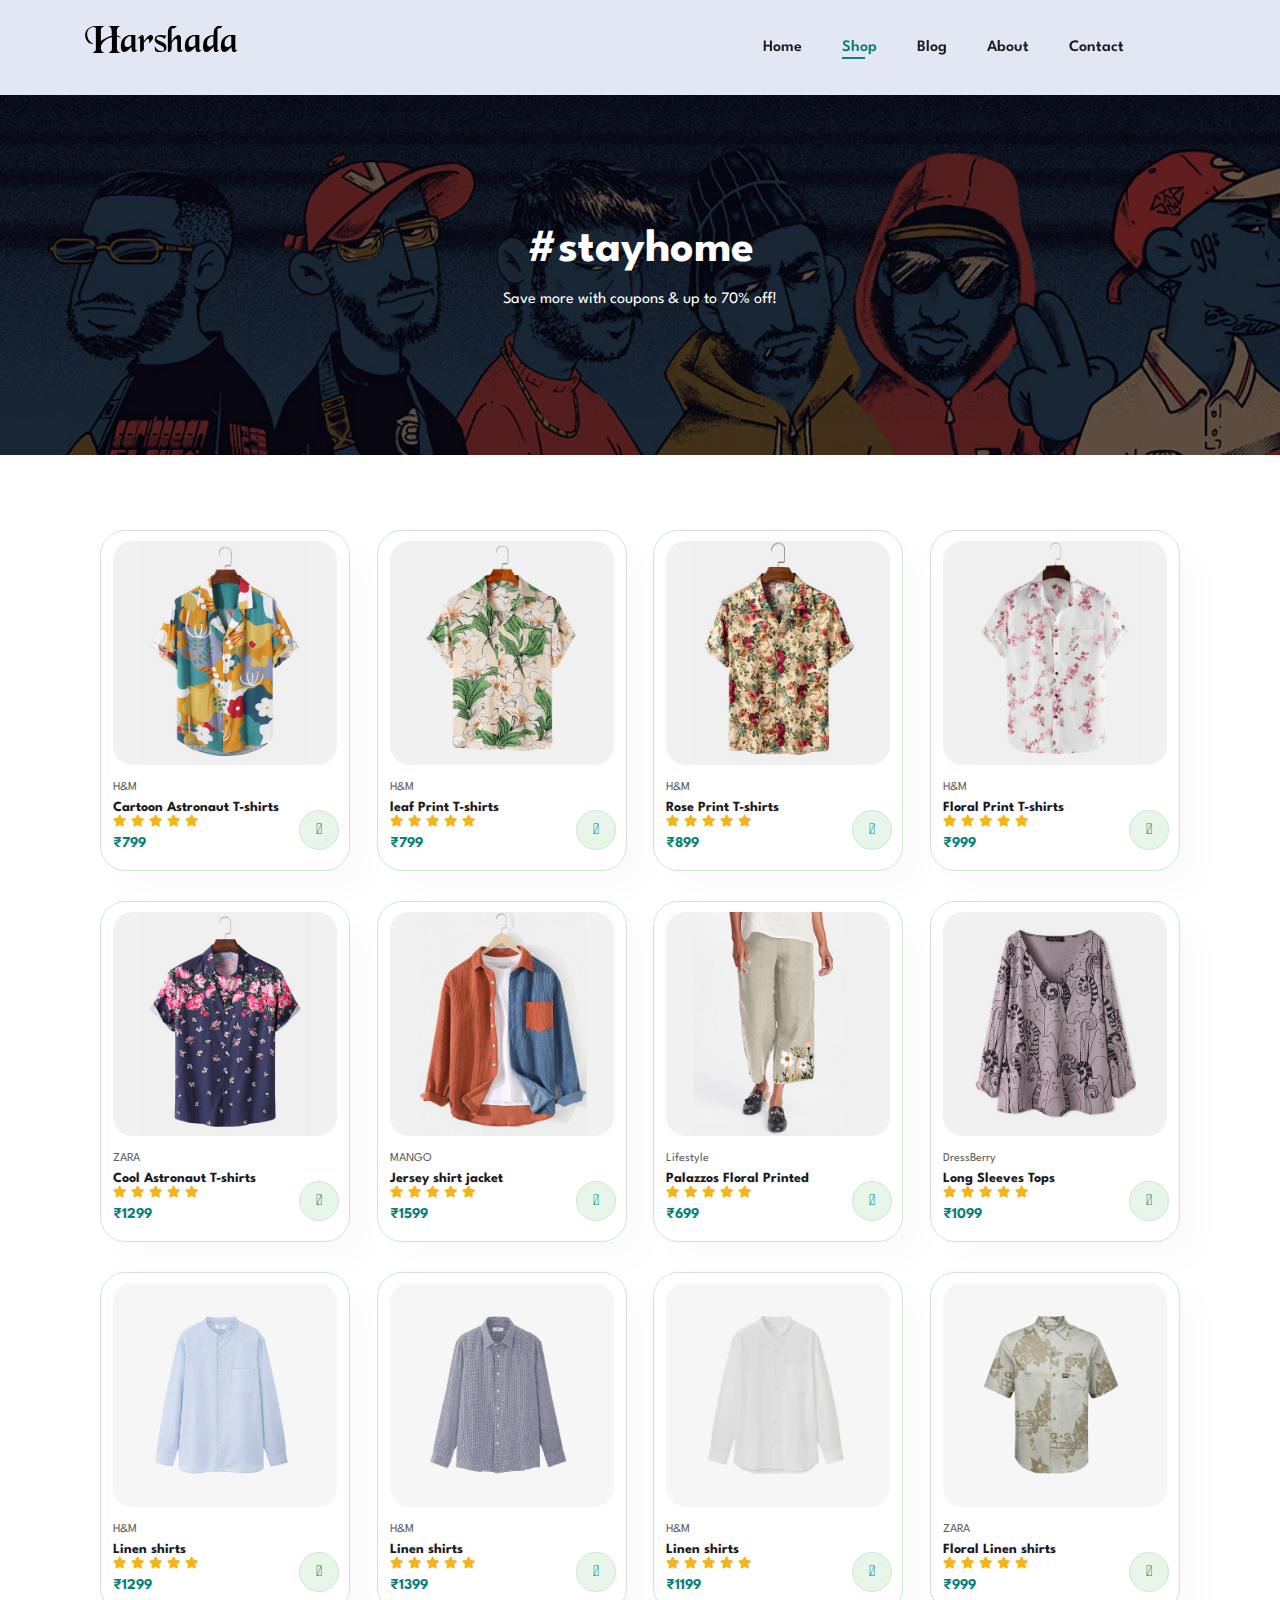
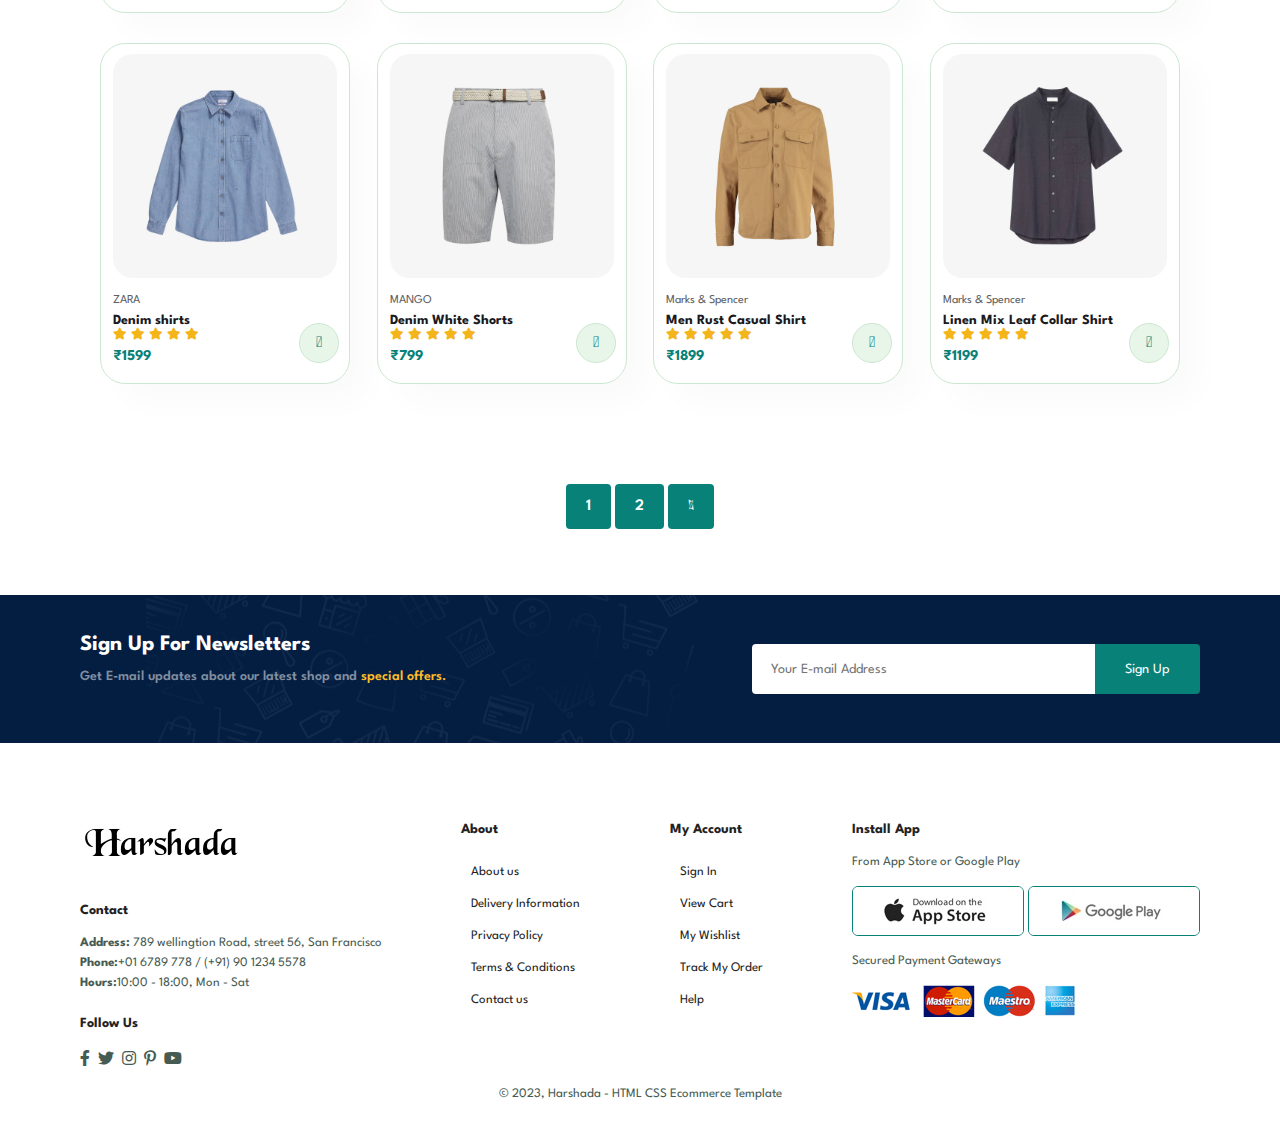
<file: shop.html>
<!DOCTYPE html>
<html lang="en">

    <head>
        <meta charset="UTF-8">
        <meta http-equiv="X-UA-Compatible" content="IE=edge">
        <meta name="viewport" content="width=device-width, initial-scale=1.0">
        <title>Ecommerce Website</title>
        <link rel="stylesheet" href="https://pro.fontawesome.com/releases/v5.10.0/css/all.css" />

        <link rel="stylesheet" href="style.css">
    </head>

    <body>
        <section id="header">
            <a href="#"><img src="img/logo.png" class="logo" alt=""></a>
            <div>
                <ul id="navbar">
                    <li><a href="index.html">Home</a></li>
                    <li><a class="active" href="shop.html">Shop</a></li>
                    <li><a href="blog.html">Blog</a></li>
                    <li><a href="about.html">About</a></li>
                    <li><a href="contact.html">Contact</a></li>
                    <li><a href="cart.html"><i class="far fa-shopping-bag"></i></a></li>
                </ul>
            </div>
        </section>

        <section id="page-header">
            <h2>#stayhome</h2>
            <p>Save more with coupons & up to 70% off! </p>
        </section>

        <section id="product1" class="section-p1">
            <div class="pro-container">
                <div class="pro" onclick="window.location.href='sproduct.html'">
                    <img src="img/products/f1.jpg" alt="">
                    <div class="des">
                        <span>H&M</span>
                        <h5>Cartoon Astronaut T-shirts</h5>
                        <div class="star">
                            <i class="fas fa-star"></i>
                            <i class="fas fa-star"></i>
                            <i class="fas fa-star"></i>
                            <i class="fas fa-star"></i>
                            <i class="fas fa-star"></i>
                        </div>
                        <h4>₹799</h4>
                    </div>
                    <a href="#"><i class="fal fa-shopping-cart cart"></i></a>
                </div>

                <div class="pro">
                    <img src="img/products/f2.jpg" alt="">
                    <div class="des">
                        <span>H&M</span>
                        <h5>leaf Print T-shirts</h5>
                        <div class="star">
                            <i class="fas fa-star"></i>
                            <i class="fas fa-star"></i>
                            <i class="fas fa-star"></i>
                            <i class="fas fa-star"></i>
                            <i class="fas fa-star"></i>
                        </div>
                        <h4>₹799</h4>
                    </div>
                    <a href="#"><i class="fal fa-shopping-cart cart"></i></a>
                </div>

                <div class="pro">
                    <img src="img/products/f3.jpg" alt="">
                    <div class="des">
                        <span>H&M</span>
                        <h5>Rose Print T-shirts</h5>
                        <div class="star">
                            <i class="fas fa-star"></i>
                            <i class="fas fa-star"></i>
                            <i class="fas fa-star"></i>
                            <i class="fas fa-star"></i>
                            <i class="fas fa-star"></i>
                        </div>
                        <h4>₹899</h4>
                    </div>
                    <a href="#"><i class="fal fa-shopping-cart cart"></i></a>
                </div>

                <div class="pro">
                    <img src="img/products/f4.jpg" alt="">
                    <div class="des">
                        <span>H&M</span>
                        <h5>Floral Print T-shirts</h5>
                        <div class="star">
                            <i class="fas fa-star"></i>
                            <i class="fas fa-star"></i>
                            <i class="fas fa-star"></i>
                            <i class="fas fa-star"></i>
                            <i class="fas fa-star"></i>
                        </div>
                        <h4>₹999</h4>
                    </div>
                    <a href="#"><i class="fal fa-shopping-cart cart"></i></a>
                </div>

                <div class="pro">
                    <img src="img/products/f5.jpg" alt="">
                    <div class="des">
                        <span>ZARA</span>
                        <h5>Cool Astronaut T-shirts</h5>
                        <div class="star">
                            <i class="fas fa-star"></i>
                            <i class="fas fa-star"></i>
                            <i class="fas fa-star"></i>
                            <i class="fas fa-star"></i>
                            <i class="fas fa-star"></i>
                        </div>
                        <h4>₹1299</h4>
                    </div>
                    <a href="#"><i class="fal fa-shopping-cart cart"></i></a>
                </div>

                <div class="pro">
                    <img src="img/products/f6.jpg" alt="">
                    <div class="des">
                        <span>MANGO</span>
                        <h5> Jersey shirt jacket</h5>
                        <div class="star">
                            <i class="fas fa-star"></i>
                            <i class="fas fa-star"></i>
                            <i class="fas fa-star"></i>
                            <i class="fas fa-star"></i>
                            <i class="fas fa-star"></i>
                        </div>
                        <h4>₹1599</h4>
                    </div>
                    <a href="#"><i class="fal fa-shopping-cart cart"></i></a>
                </div>

                <div class="pro">
                    <img src="img/products/f7.jpg" alt="">
                    <div class="des">
                        <span>Lifestyle</span>
                        <h5>Palazzos Floral Printed</h5>
                        <div class="star">
                            <i class="fas fa-star"></i>
                            <i class="fas fa-star"></i>
                            <i class="fas fa-star"></i>
                            <i class="fas fa-star"></i>
                            <i class="fas fa-star"></i>
                        </div>
                        <h4>₹699</h4>
                    </div>
                    <a href="#"><i class="fal fa-shopping-cart cart"></i></a>
                </div>

                <div class="pro">
                    <img src="img/products/f8.jpg" alt="">
                    <div class="des">
                        <span>DressBerry</span>
                        <h5>Long Sleeves Tops</h5>
                        <div class="star">
                            <i class="fas fa-star"></i>
                            <i class="fas fa-star"></i>
                            <i class="fas fa-star"></i>
                            <i class="fas fa-star"></i>
                            <i class="fas fa-star"></i>
                        </div>
                        <h4>₹1099</h4>
                    </div>
                    <a href="#"><i class="fal fa-shopping-cart cart"></i></a>
                </div>

                <div class="pro">
                    <img src="img/products/n1.jpg" alt="">
                    <div class="des">
                        <span>H&M</span>
                        <h5>Linen shirts</h5>
                        <div class="star">
                            <i class="fas fa-star"></i>
                            <i class="fas fa-star"></i>
                            <i class="fas fa-star"></i>
                            <i class="fas fa-star"></i>
                            <i class="fas fa-star"></i>
                        </div>
                        <h4>₹1299</h4>
                    </div>
                    <a href="#"><i class="fal fa-shopping-cart cart"></i></a>
                </div>

                <div class="pro">
                    <img src="img/products/n2.jpg" alt="">
                    <div class="des">
                        <span>H&M</span>
                        <h5>Linen shirts</h5>
                        <div class="star">
                            <i class="fas fa-star"></i>
                            <i class="fas fa-star"></i>
                            <i class="fas fa-star"></i>
                            <i class="fas fa-star"></i>
                            <i class="fas fa-star"></i>
                        </div>
                        <h4>₹1399</h4>
                    </div>
                    <a href="#"><i class="fal fa-shopping-cart cart"></i></a>
                </div>

                <div class="pro">
                    <img src="img/products/n3.jpg" alt="">
                    <div class="des">
                        <span>H&M</span>
                        <h5>Linen shirts</h5>
                        <div class="star">
                            <i class="fas fa-star"></i>
                            <i class="fas fa-star"></i>
                            <i class="fas fa-star"></i>
                            <i class="fas fa-star"></i>
                            <i class="fas fa-star"></i>
                        </div>
                        <h4>₹1199</h4>
                    </div>
                    <a href="#"><i class="fal fa-shopping-cart cart"></i></a>
                </div>

                <div class="pro">
                    <img src="img/products/n4.jpg" alt="">
                    <div class="des">
                        <span>ZARA</span>
                        <h5>Floral Linen shirts</h5>
                        <div class="star">
                            <i class="fas fa-star"></i>
                            <i class="fas fa-star"></i>
                            <i class="fas fa-star"></i>
                            <i class="fas fa-star"></i>
                            <i class="fas fa-star"></i>
                        </div>
                        <h4>₹999</h4>
                    </div>
                    <a href="#"><i class="fal fa-shopping-cart cart"></i></a>
                </div>

                <div class="pro">
                    <img src="img/products/n5.jpg" alt="">
                    <div class="des">
                        <span>ZARA</span>
                        <h5>Denim shirts</h5>
                        <div class="star">
                            <i class="fas fa-star"></i>
                            <i class="fas fa-star"></i>
                            <i class="fas fa-star"></i>
                            <i class="fas fa-star"></i>
                            <i class="fas fa-star"></i>
                        </div>
                        <h4>₹1599</h4>
                    </div>
                    <a href="#"><i class="fal fa-shopping-cart cart"></i></a>
                </div>

                <div class="pro">
                    <img src="img/products/n6.jpg" alt="">
                    <div class="des">
                        <span>MANGO</span>
                        <h5>Denim White Shorts</h5>
                        <div class="star">
                            <i class="fas fa-star"></i>
                            <i class="fas fa-star"></i>
                            <i class="fas fa-star"></i>
                            <i class="fas fa-star"></i>
                            <i class="fas fa-star"></i>
                        </div>
                        <h4>₹799</h4>
                    </div>
                    <a href="#"><i class="fal fa-shopping-cart cart"></i></a>
                </div>

                <div class="pro">
                    <img src="img/products/n7.jpg" alt="">
                    <div class="des">
                        <span>Marks & Spencer</span>
                        <h5>Men Rust Casual Shirt</h5>
                        <div class="star">
                            <i class="fas fa-star"></i>
                            <i class="fas fa-star"></i>
                            <i class="fas fa-star"></i>
                            <i class="fas fa-star"></i>
                            <i class="fas fa-star"></i>
                        </div>
                        <h4>₹1899</h4>
                    </div>
                    <a href="#"><i class="fal fa-shopping-cart cart"></i></a>
                </div>

                <div class="pro">
                    <img src="img/products/n8.jpg" alt="">
                    <div class="des">
                        <span>Marks & Spencer</span>
                        <h5>Linen Mix Leaf Collar Shirt</h5>
                        <div class="star">
                            <i class="fas fa-star"></i>
                            <i class="fas fa-star"></i>
                            <i class="fas fa-star"></i>
                            <i class="fas fa-star"></i>
                            <i class="fas fa-star"></i>
                        </div>
                        <h4>₹1199</h4>
                    </div>
                    <a href="#"><i class="fal fa-shopping-cart cart"></i></a>
                </div>

            </div>
        </section>

        <section id="pagination" class="section-p1">
            <a href="#">1</a>
            <a href="#">2</a>
            <a href="#"><i class="fal fa-long-arrow-alt-right"></i></a>
        </section>

        <section id="newsletter" class="section-p1 section-m1">
            <div class="newstext">
                <h4>Sign Up For Newsletters</h4>
                <p>Get E-mail updates about our latest shop and <span>special offers.</span></p>
            </div>
            <div class="form">
                <input type="text" placeholder="Your E-mail Address">
                <button class="normal">Sign Up</button>
            </div>
        </section>

        <footer class="section-p1">
            <div class="col">
                <img class="logo" src="img/logo1.png" alt="">
                <h4>Contact</h4>
                <p><strong>Address:</strong> 789 wellingtion Road, street 56, San Francisco</p>
                <p><strong>Phone:</strong>+01 6789 778 / (+91) 90 1234 5578</p>
                <p><strong>Hours:</strong>10:00 - 18:00, Mon - Sat</p>
                <div class="follow">
                    <h4>Follow Us</h4>
                    <div class="icon">
                        <i class="fab fa-facebook-f"></i>
                        <i class="fab fa-twitter"></i>
                        <i class="fab fa-instagram"></i>
                        <i class="fab fa-pinterest-p"></i>
                        <i class="fab fa-youtube"></i>
                    </div>
                </div>
            </div>
            <div class="col">
                <h4>About</h4>
                <a href="#">About us</a>
                <a href="#">Delivery Information</a>
                <a href="#">Privacy Policy</a>
                <a href="#">Terms & Conditions</a>
                <a href="#">Contact us</a>
            </div>

            <div class="col">
                <h4>My Account</h4>
                <a href="#">Sign In</a>
                <a href="#">View Cart</a>
                <a href="#">My Wishlist</a>
                <a href="#">Track My Order</a>
                <a href="#">Help</a>
            </div>
            <div class="col install">
                <h4>Install App</h4>
                <p>From App Store or Google Play</p>
                <div class="row">
                    <img src="img/pay/app.jpg" alt="">
                    <img src="img/pay/play.jpg" alt="">
                </div>
                <p>Secured Payment Gateways </p>
                <img src="img/pay/pay.png" alt="">
            </div>
            <div class="copyright">
                <p>© 2023, Harshada - HTML CSS Ecommerce Template</p>
            </div>
        </footer>

        <script src="script.js"></script>
    </body>
</html>
</file>
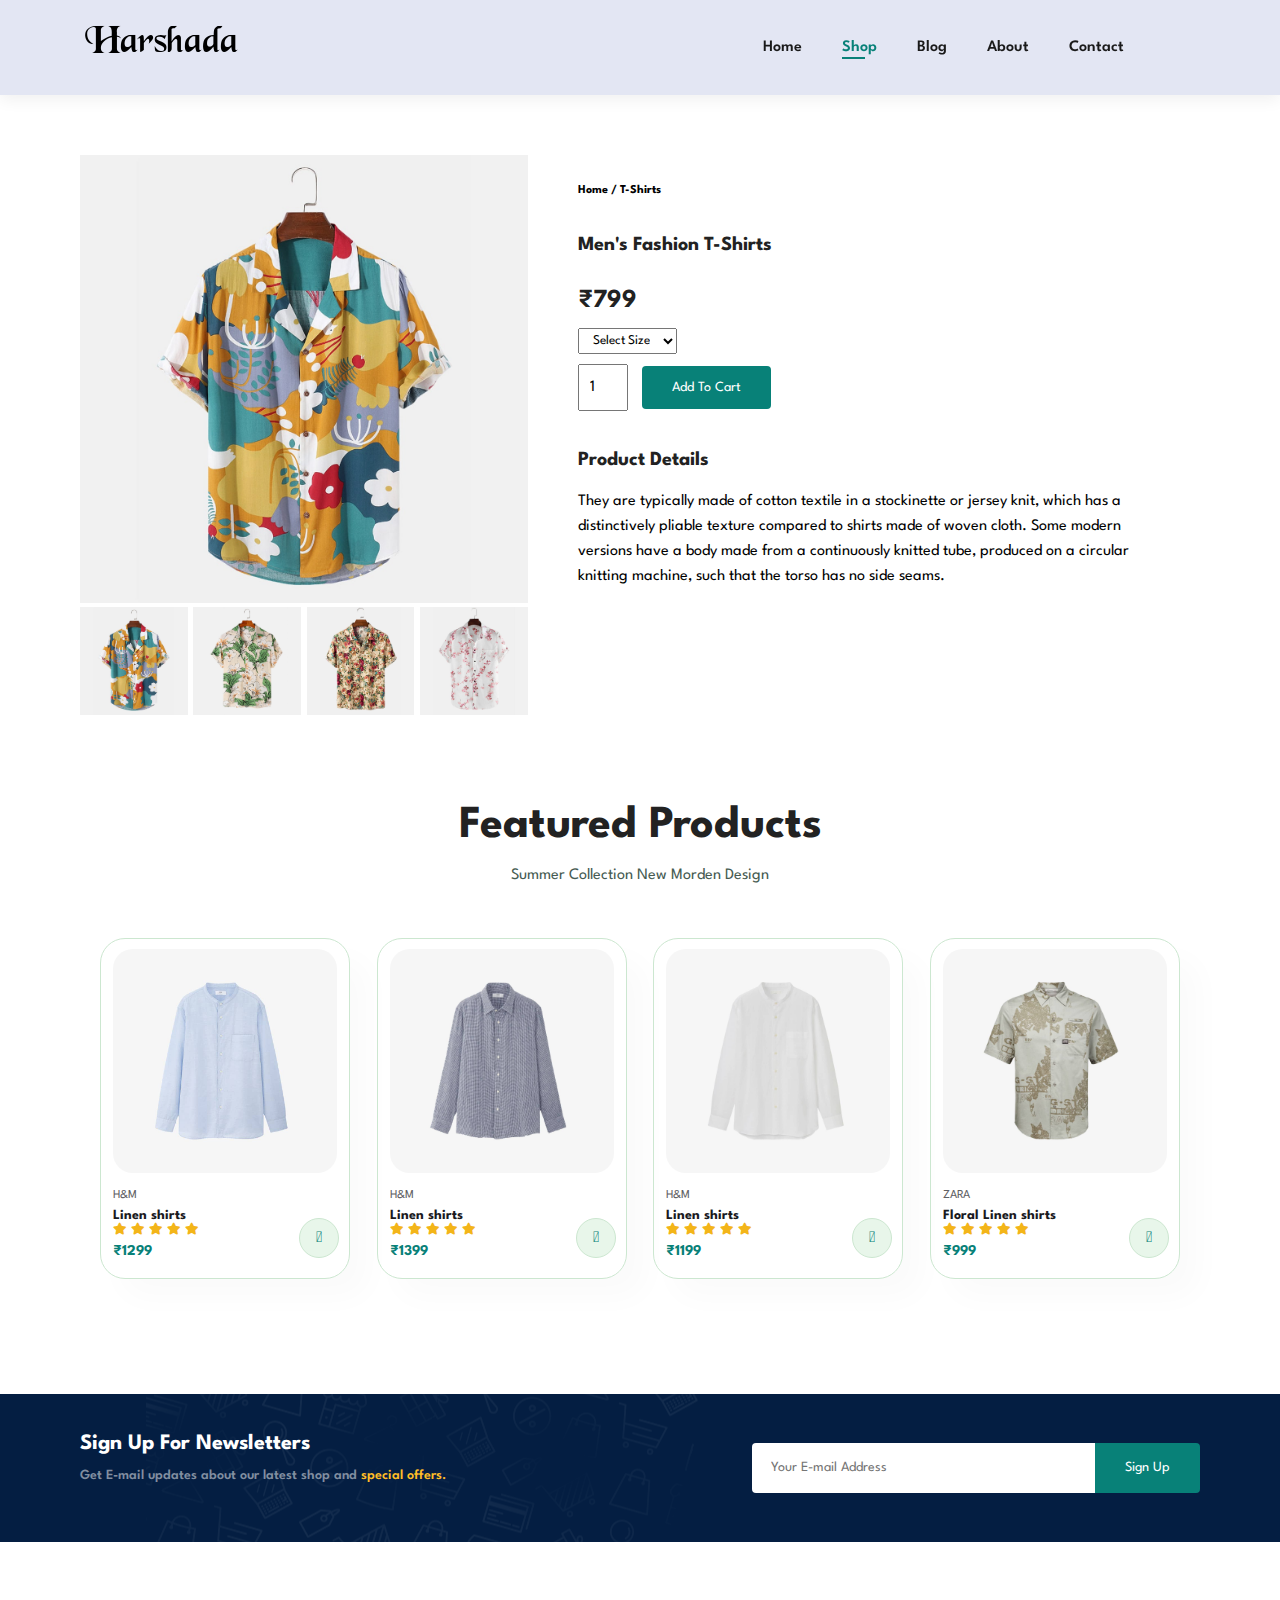
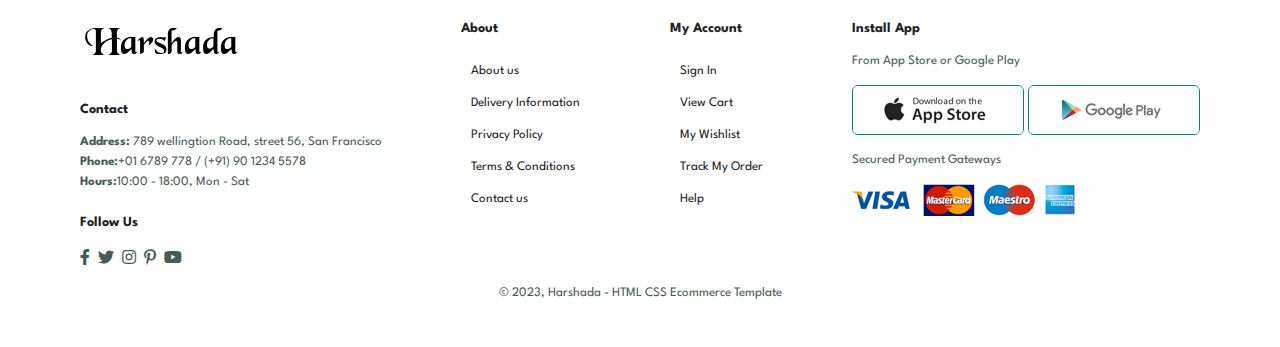
<file: sproduct.html>
<!DOCTYPE html>
<html lang="en">

    <head>
        <meta charset="UTF-8">
        <meta http-equiv="X-UA-Compatible" content="IE=edge">
        <meta name="viewport" content="width=device-width, initial-scale=1.0">
        <title>Ecommerce Website</title>
        <link rel="stylesheet" href="https://pro.fontawesome.com/releases/v5.10.0/css/all.css" />

        <link rel="stylesheet" href="style.css">
    </head>

    <body>
        <section id="header">
            <a href="#"><img src="img/logo.png" class="logo" alt=""></a>
            <div>
                <ul id="navbar">
                    <li><a href="index.html">Home</a></li>
                    <li><a class="active" href="shop.html">Shop</a></li>
                    <li><a href="blog.html">Blog</a></li>
                    <li><a href="about.html">About</a></li>
                    <li><a href="contact.html">Contact</a></li>
                    <li><a href="cart.html"><i class="far fa-shopping-bag"></i></a></li>
                </ul>
            </div>
        </section>
        <section id="prodetails" class="section-p1">
            <div class="single-pro-image">
                <img src="img/products/f1.jpg" width="100%" id="MainImg" alt="">

                <div class="smal-img-group">
                    <div class="small-img-col">
                        <img src="img/products/f1.jpg" width="100%" class="small-img" alt="">
                    </div>
                    <div class="small-img-col">
                        <img src="img/products/f2.jpg" width="100%" class="small-img" alt="">
                    </div>
                    <div class="small-img-col">
                        <img src="img/products/f3.jpg" width="100%" class="small-img" alt="">
                    </div>
                    <div class="small-img-col">
                        <img src="img/products/f4.jpg" width="100%" class="small-img" alt="">
                    </div>
                </div>
            </div>
            <div class="single-pro-details">
                <h6>Home / T-Shirts</h6>
                <h4>Men's Fashion T-Shirts</h4>
                <h2>₹799</h2>
                <select >
                    <option>Select Size</option>
                    <option>Small</option>
                    <option>Large</option>
                    <option>XL</option>
                    <option>XXL</option>
                </select>
                <input type="number" value="1">
                <button class="normal">Add To Cart</button>
                <h4>Product Details</h4>
                <span>They are typically made of cotton textile in a stockinette or jersey knit, which has a distinctively pliable texture compared to shirts made of woven cloth. Some modern versions have a body made from a continuously knitted tube, produced on a circular knitting machine, such that the torso has no side seams.</span>
            </div>

        </section>

        
        <section id="product1" class="section-p1">
            <h2>Featured Products</h2>
            <P>Summer Collection New Morden Design</P>
            <div class="pro-container">
                <div class="pro">
                    <img src="img/products/n1.jpg" alt="">
                    <div class="des">
                        <span>H&M</span>
                        <h5>Linen shirts</h5>
                        <div class="star">
                            <i class="fas fa-star"></i>
                            <i class="fas fa-star"></i>
                            <i class="fas fa-star"></i>
                            <i class="fas fa-star"></i>
                            <i class="fas fa-star"></i>
                        </div>
                        <h4>₹1299</h4>
                    </div>
                    <a href="#"><i class="fal fa-shopping-cart cart"></i></a>
                </div>

                <div class="pro">
                    <img src="img/products/n2.jpg" alt="">
                    <div class="des">
                        <span>H&M</span>
                        <h5>Linen shirts</h5>
                        <div class="star">
                            <i class="fas fa-star"></i>
                            <i class="fas fa-star"></i>
                            <i class="fas fa-star"></i>
                            <i class="fas fa-star"></i>
                            <i class="fas fa-star"></i>
                        </div>
                        <h4>₹1399</h4>
                    </div>
                    <a href="#"><i class="fal fa-shopping-cart cart"></i></a>
                </div>

                <div class="pro">
                    <img src="img/products/n3.jpg" alt="">
                    <div class="des">
                        <span>H&M</span>
                        <h5>Linen shirts</h5>
                        <div class="star">
                            <i class="fas fa-star"></i>
                            <i class="fas fa-star"></i>
                            <i class="fas fa-star"></i>
                            <i class="fas fa-star"></i>
                            <i class="fas fa-star"></i>
                        </div>
                        <h4>₹1199</h4>
                    </div>
                    <a href="#"><i class="fal fa-shopping-cart cart"></i></a>
                </div>

                <div class="pro">
                    <img src="img/products/n4.jpg" alt="">
                    <div class="des">
                        <span>ZARA</span>
                        <h5>Floral Linen shirts</h5>
                        <div class="star">
                            <i class="fas fa-star"></i>
                            <i class="fas fa-star"></i>
                            <i class="fas fa-star"></i>
                            <i class="fas fa-star"></i>
                            <i class="fas fa-star"></i>
                        </div>
                        <h4>₹999</h4>
                    </div>
                    <a href="#"><i class="fal fa-shopping-cart cart"></i></a>
                </div>

            </div>
        </section>

        <section id="newsletter" class="section-p1 section-m1">
            <div class="newstext">
                <h4>Sign Up For Newsletters</h4>
                <p>Get E-mail updates about our latest shop and <span>special offers.</span></p>
            </div>
            <div class="form">
                <input type="text" placeholder="Your E-mail Address">
                <button class="normal">Sign Up</button>
            </div>
        </section>

        <footer class="section-p1">
            <div class="col">
                <img class="logo" src="img/logo1.png" alt="">
                <h4>Contact</h4>
                <p><strong>Address:</strong> 789 wellingtion Road, street 56, San Francisco</p>
                <p><strong>Phone:</strong>+01 6789 778 / (+91) 90 1234 5578</p>
                <p><strong>Hours:</strong>10:00 - 18:00, Mon - Sat</p>
                <div class="follow">
                    <h4>Follow Us</h4>
                    <div class="icon">
                        <i class="fab fa-facebook-f"></i>
                        <i class="fab fa-twitter"></i>
                        <i class="fab fa-instagram"></i>
                        <i class="fab fa-pinterest-p"></i>
                        <i class="fab fa-youtube"></i>
                    </div>
                </div>
            </div>
            <div class="col">
                <h4>About</h4>
                <a href="#">About us</a>
                <a href="#">Delivery Information</a>
                <a href="#">Privacy Policy</a>
                <a href="#">Terms & Conditions</a>
                <a href="#">Contact us</a>
            </div>

            <div class="col">
                <h4>My Account</h4>
                <a href="#">Sign In</a>
                <a href="#">View Cart</a>
                <a href="#">My Wishlist</a>
                <a href="#">Track My Order</a>
                <a href="#">Help</a>
            </div>
            <div class="col install">
                <h4>Install App</h4>
                <p>From App Store or Google Play</p>
                <div class="row">
                    <img src="img/pay/app.jpg" alt="">
                    <img src="img/pay/play.jpg" alt="">
                </div>
                <p>Secured Payment Gateways </p>
                <img src="img/pay/pay.png" alt="">
            </div>
            <div class="copyright">
                <p>© 2023, Harshada - HTML CSS Ecommerce Template</p>
            </div>
        </footer>
        <script>
            var MainImg = document.getElementById("MainImg");
            var smallimg = document.getElementsByClassName("small-img");

            smallimg[0].onclick = function(){
                MainImg.src = smallimg[0].src;
            }
            smallimg[1].onclick = function(){
                MainImg.src = smallimg[1].src;
            }
            smallimg[2].onclick = function(){
                MainImg.src = smallimg[2].src;
            }
            smallimg[3].onclick = function(){
                MainImg.src = smallimg[3].src;
            }
            smallimg[4].onclick = function(){
                MainImg.src = smallimg[4].src;
            }
        </script>

        <script src="script.js"></script>
    </body>
</html>
</file>
<file: style.css>
@import url("https://fonts.googleapis.com/css2?family=Spartan:wght@100;200;300;400;500;600;700;800;900&display=swap");
* {
  margin: 0;
  padding: 0;
  box-sizing: border-box;
  font-family: "Spartan", sans-serif;
}

html {
  scroll-behavior: smooth;
}

/* Global Styles */

h1 {
  font-size: 50px;
  line-height: 64px;
  color: #222;
}

h2 {
  font-size: 46px;
  line-height: 54px;
  color: #222;
}

h4 {
  font-size: 20px;
  color: #222;
}

h6 {
  font-weight: 700;
  font-size: 12px;
}

p {
  font-size: 16px;
  color: #465b52;
  margin: 15px 0 20px 0;
}

.section-p1 {
  padding: 40px 80px;
}

.section-m1 {
  margin: 40px 0;
}
button.normal{
  font-size: 14px;
  font-weight: 600px;
  padding: 15px 30px ;
  color: #000;
  background-color: #fff;
  border-radius: 4px;
  cursor: pointer;
  border: none;
  outline: none;
  transition: 0.2s;
}

button.white{
  font-size: 13px;
  font-weight: 600;
  padding: 11px 18px ;
  color: #fff;
  background-color: transparent;
  cursor: pointer;
  border: 1px solid #fff;
  outline: none;
  transition: 0.2s;
}

body {
  width: 100%;
}

/*---header start----*/
#header{
  display: flex;
  align-items: center;
  justify-content: space-between;
  padding: 20px 80px;
  background: #E3E6F3;
  box-shadow: 0 5px 15px rgba(0, 0, 0, 0.06);
  z-index: 999;
  position: sticky;
  top: 0;
  left: 0;
}
#navbar{
  display: flex;
  align-items: center;
  justify-content: center;
}

#navbar li{
  list-style: none;
  padding: 0 20px;
  position: relative;
}

#navbar li a{
  text-decoration: none;
  font-size: 16px;
  font-weight: 600;
  color: #1a1a1a;
  transition: 0.3s ease;
}

#navbar li a:hover,
#navbar li a.active {
  color: #088178;
}
#navbar li a.active::after,
#navbar li a:hover::after{
  content: "";
  width: 30%;
  height: 2px;
  background: #088178;
  position: absolute;
  bottom: -4px;
  left: 20px;
}
/*---home page----*/
#hero{
  background-image: url("img/hero4.png");
  height: 125vh;
  width: 100%;
  background-size: cover;
  background-position: bottom 10% right 0;
  background-position: top 100% right 0;
  padding: 0 80px;
  display: flex;
  align-items: flex-start;
  justify-content: center;
  flex-direction: column;
}
#hero h4{
  padding-bottom: 15px;

}
#hero h1{
  color: papayawhip;
}
#hero button{
  background-image: url(img/button.png);
  background-color: transparent;
  color: yellow;
  border: 0;
  padding: 14px 80px 14px 65px;
  background-repeat: no-repeat;
  cursor: pointer;
  font-weight: 700;
  font-size: 15px;
}
#feature{
  display: flex;
  align-items: center;
  justify-content: space-between;
  flex-wrap: wrap;
}

#feature .fe-box{
  width: 180px;
  text-align: center;
  padding: 25px 15px;
  box-shadow: 20px 20px 34px rgba(0, 0, 0, 0.03);
  border: 1px solid #cce7d0;
  border-radius: 4px;
  margin: 15px 0;
}

#feature .fe-box:hover{
  box-shadow: 10px 10px 54px rgba(70,62, 221, 0.1);
}
#feature .fe-box img{
  width: 100%;
  margin-bottom: 10px;
}
#feature .fe-box h6{
  display: inline-block;
  padding: 9px 8px 6px 8px;
  line-height: 1;
  border-radius: 4px;
  color: #088178;
  background-color: #fddde4;
}
#feature .fe-box:nth-child(2) h6{
  background-color: #cdebbc;
}
#feature .fe-box:nth-child(3) h6{
  background-color: #d1e8f2;

}
#feature .fe-box:nth-child(4) h6{
  background-color: #cdd4f8;

}
#feature .fe-box:nth-child(5) h6{
  background-color: #f6dbf6;

}
#feature .fe-box:nth-child(6) h6{
  background-color: #fff2e5;
}

#product1{
  text-align: center;
}
#product1 .pro-container{
  display: flex;
  justify-content: space-between;
  padding: 20px;
  flex-wrap: wrap;
}
#product1 .pro{
  width: 23%;
  min-width: 250px;
  padding: 10px 12px;
  border: 1px solid #cce7d0;
  border-radius: 25px;
  cursor: pointer;
  box-shadow: 20px 20px 30px rgba(0, 0, 0, 0.02);
  margin: 15px 0;
  transition: 0.2s ease;
  position: relative;
}

#product1 .pro:hover{
  box-shadow: 20px 20px 30px rgba(0, 0, 0, 0.06);
}

#product1 .pro img{
  width: 100%;
  border-radius: 20px;
}
#product1 .pro .des{
  text-align: start;
  padding: 10px 0;
}
#product1 .pro .des span{
  color: #606063;
  font-size: 12px
}
#product1 .pro .des h5{
  padding-top: 7px;
  color: #1a1a1e;
  font-size: 14px;
}
#product1 .pro .des i{
  font-size: 12px;
  color: rgba(243, 181, 25);
}
#product1 .pro .des h4{
  padding-top: 7px;
  font-size: 15px;
  font-weight: 700;
  color: #088178;
}
#product1 .pro .cart{
  width: 40px;
  height: 40px;
  line-height: 40px;
  border-radius: 50px;
  background-color: #e8f6ea;
  font-weight: 500;
  color: #088178;
  border: 1px solid #cce7d0;
  position: absolute;
  bottom: 20px;
  right: 10px;
}
#banner{
  display: flex;
  flex-direction: column;
  justify-content: center;
  align-items: center;
  text-align: center;
  background-image: url("img/banner/b2.jpg");
  width: 100%;
  height: 40vh;
  background-size: cover;
  background-position: center;
}
#banner h4{
  color: #fff;
  font-size: 16px;
}

#banner h2{
  color: #fff;
  font-size: 30px;
  padding: 10px 0;
}

#banner h2 span{
  color: #ef3636;
}
#banner button:hover{
  background-color: #088178;
  color: #fff;
}

#sm-banner{
  display: flex;
  justify-content: space-between;
  flex-wrap: wrap;
}
#sm-banner .banner-box{
  display: flex;
  flex-direction: column;
  justify-content: center;
  align-items: flex-start;
  background-image: url("img/banner/b17.jpg");
  min-width: 670px;
  height: 50vh;
  background-size: cover;
  background-position: center;
  padding: 30px;
}

#sm-banner .banner-box2{
  background-image: url("img/banner/b10.jpg");

}
#sm-banner h4{
  color: #fff;
  font-size: 20px;
  font-weight: 300;
}

#sm-banner h2{
  color: #fff;
  font-size: 28px;
  font-weight: 800;
}
#sm-banner span{
  color: #fff;
  font-size: 14px;
  font-weight: 500;
  padding-bottom: 15px;
}
#sm-banner .banner-box:hover button{
  background: #088178;
  border: 1px solid #088178;
}
#banner3{
  display: flex;
  justify-content: space-between;
  flex-wrap: wrap;
  padding: 0 80px;
}
#banner3 .banner-box{
  display: flex;
  flex-direction: column;
  justify-content: center;
  align-items: flex-start;
  background-image: url("img/banner/b7.jpg");
  min-width: 30%;
  height: 30vh;
  background-size: cover;
  background-position: center;
  padding: 20px;
  margin-bottom: 20px;
}
#banner3 .banner-box2{
  background-image: url("img/banner/b4.jpg");
}
#banner3 .banner-box3{
  background-image: url("img/banner/b18.jpg");
}
#banner3 h2{
  color: #fff;
  font-weight: 900;
  font-size: 22px;
}

#banner3 h3{
  color: #ec544e;
  font-weight: 800;
  font-size: 15px;
}

#newsletter{
  display: flex;
  justify-content: space-between;
  flex-wrap: wrap;
  align-items: center;
  background-image: url("img/banner/b14.png");
  background-repeat: no-repeat;
  background-position: 20% 30%;
  background-color: #041e42;
}
#newsletter h4{
  font-size: 22px;
  font-weight: 700;
  color: #fff;
}
#newsletter p{
  font-size: 14px;
  font-weight: 600;
  color: #818ea0;
}
#newsletter p span{
  color: #ffbd27;
}
#newsletter .form{
  display: flex;
  width: 40%;

}
#newsletter input{
  height: 3.125rem;
  padding: 0 1.25em;
  font-size: 14px;
  width: 100%;
  border: 1px solid transparent;
  border-radius: 4px;
  outline: none;
  border-top-right-radius: 0;
  border-bottom-right-radius: 0;

}
#newsletter button{
  background-color: #088178;
  color: #fff;
  white-space: nowrap;
  border-top-left-radius: 0;
  border-bottom-left-radius: 0;
}

footer{
  display: flex;
  flex-wrap: wrap;
  justify-content: space-between;
}

footer .col{
  display: flex;
  flex-direction: column;
  align-items: flex-start;
  margin-bottom: 20px;
 
}

footer .logo{
  margin-bottom: 30px;
}
footer h4{
  font-size: 14px;
  padding-bottom: 20px;
}
footer p{
  font-size: 13px;
  margin: 0 0 8px 0;
}

footer a{
  font-size: 13px;
  text-decoration: none;
  color: #222;
  margin: 10px;
}

footer .follow{
  margin-top: 20px;
}
footer .follow i{
  color: #465b52;
  padding-right: 4px;
  cursor: pointer;
}
footer .install .row img{
  border: 1px solid #088178;
  border-radius: 6px;
}

footer .install img{
  margin: 10px 0 15px 0;
}

footer .follow i:hover,
footer a:hover {
  color: #088178;
}

footer .copyright{
  width: 100%;
  text-align: center;
}



/*---shop page----*/
#page-header{
  background-image: url("img/banner/b1.jpg");
  width: 100%;
  height: 40vh;
  background-size: cover;
  display: flex;
  justify-content: center;
  text-align: center;
  flex-direction: column;
  padding: 14px;
}
#page-header h2,
#page-header p{
  color: #fff;
}

#pagination{
  text-align: center;
}
#pagination a{
  text-decoration: none;
  background-color: #088178;
  padding: 15px 20px;
  border-radius: 4px;
  color: #fff;
  font-weight: 600;
}

#pagination a i{
  font-size: 16px;
  font-weight: 600;
}
/*---single product----*/
#prodetails{
  display: flex;
  margin-top: 20px;
}

#prodetails .single-pro-image{
  width: 40%;
  margin-right: 50px;
}

.smal-img-group{
  display: flex;
  justify-content: space-between;
}

.small-img-col{
  flex-basis: 24%;
  cursor: pointer;
}

#prodetails .single-pro-details{
  width: 50%;
  padding-top: 30px;
}
#prodetails .single-pro-details h4{
  padding: 40px 0 20px 0;
}
#prodetails .single-pro-details h2{
  font-size: 26px;
}
#prodetails .single-pro-details select{
  display: block;
  padding: 5px 10px ;
  margin-bottom: 10px;
}
#prodetails .single-pro-details input{
  width: 50px;
  height: 47px;
  padding-left: 10px;
  font-size: 16px;
  margin-right: 10px;
}

#prodetails .single-pro-details input:focus{
  outline: none;
}

#prodetails .single-pro-details button{
  background-color: #088178;
  color: #fff;
}

#prodetails .single-pro-details span{
  line-height: 25px;
}
/*---blog page----*/
#page-header.blog-header{
  background-image: url("img/banner/b19.jpg");
}
#blog{
  padding: 150px 150px 0 150px;
}
#blog .blog-box{
  display: flex;
  align-items: center;
  width: 100%;
  position: relative;
  padding-bottom: 90px;
}
#blog .blog-img{
  width: 50%;
  margin-right: 40px;
}
#blog img {
  width: 100%;
  height: 300px;
  object-fit: cover;
}
#blog .blog-details{
  width: 50%;
}
#blog .blog-details a{
  text-decoration: none;
  font-size: 11px;
  color: #000;
  font-weight: 700;
  position: relative;
  transition: 0.3s;
}
#blog .blog-details a::after{
  content: "";
  width: 50px;
  height: 1px;
  background-color: #000;
  position: absolute;
  top: 4px;
  right: -60px;
}
#blog .blog-details a:hover{
  color: #088178;
}
#blog .blog-details a:hover::after {
  background-color: #088178;
}
#blog .blog-box h1{
  position: absolute;
  top: -40px;
  left: 0;
  font-size: 70px;
  font-weight: 700;
  color: #c9cbce;
  z-index: -9;
}

/*---about page----*/
#page-header.about-header{
  background-image: url("img/about/banner.png");
}
#about-head img {
  width: 100%;
  height: auto;
}
#about-head {
  display: inline-flex;
  align-items: center;
}
#about-head div{
  padding-left: 40px;
}
#about-app{
  text-align: center;
}
#about-app .video{
  width: 70%;
  height: 100%;
  margin: 30px auto 0 auto;
}
#about-app .video video{
  width: 100%;
  height: 100%;
  border-radius: 20px;
}

/*---contact us-----*/
#contact-details{
  display: flex;
  align-items: center;
  justify-content: space-between;
}
#contact-details .details{
  width: 40%;
}
#contact-details .details span,
#form-details form span{
  font-size: 12px;
}
#contact-details .details h2,
#form-details form h2{
  font-size: 26px;
  line-height: 35px;
  padding: 20px 0;
}
#contact-details .details h3{
  font-size: 16px;
  padding-bottom: 15px;
}
#contact-details li{
  list-style: none;
  display: flex;
  padding: 10px 0;
}
#contact-details li i{
  font-size: 14px;
  padding-right: 22px;
}
#contact-details li p{
  margin: 0;
  font-size: 14px;
}
#contact-details .map{
  width: 55%;
  height: 440px;
}
#contact-details .map iframe{
  width: 100%;
  height: 100%;
}
#form-details{
  display: flex;
  justify-content: space-between;
  margin: 30px;
  padding: 80px;
  border: 1px solid #e1e1e1;
}
#form-details form{
  width: 65%;
  display: flex;
  flex-direction: column;
  align-items: flex-start;
}
#form-details form input,
#form-details form textarea{
  width: 100%;
  padding: 12px 15px;
  outline: none;
  margin-bottom: 20px;
  border: 1px solid #e1e1e1;
}
#form-details form button{
  background-color: #088178;
  color: #fff;
}
#form-details .people div{
  padding-bottom: 25px;
  display: flex;
  align-items: flex-start;
}
#form-details .people div img{
  width: 65px;
  height: 65px;
  object-fit: cover;
  margin-right: 15px;
}
#form-details .people div p{
  margin: 0;
  font-size: 13px;
  line-height: 25px;
}
#form-details .people div p span{
    display: block;
    font-size: 16px;
    font-weight: 600;
    color: #000;
}

/*----cart----*/
#cart table{
  width: 100%;
  border-collapse: fixed;
  table-layout: fixed;
  white-space: nowrap;
}
#cart table img{
 width: 70px;
}
#cart table td:nth-child(1){
  width: 100px;
  text-align: center;
}
#cart table td:nth-child(2){
  width: 150px;
  text-align: center;
}
#cart table td:nth-child(3){
  width: 250px;
  text-align: center;
}
#cart table td:nth-child(4),
#cart table td:nth-child(5),
#cart table td:nth-child(6){
  width: 150px;
  text-align: center;
}
#cart table td:nth-child(5) input{
  width: 70px;
  padding: 10px 5px 10px 15px;
}
#cart table thead tr td{
  border: 1px solid #e2e9e1;
  border-left: none;
  border-right: none;
}
#cart table thead td{
  font-weight: 700;
  text-transform: uppercase;
  font-size: 13px;
  padding: 18px 0;
}
#cart table tbody tr td{
  padding-top: 15px;
}
#cart table tbody td{
  font-size: 13px;
}
#cart-add{
  display: flex;
  flex-wrap: wrap;
  justify-content: space-between;
}
#coupon{
  width: 50%;
  margin-bottom: 30px;
}
#coupon h3,
#Subtotal h3{
  padding-bottom: 15px;
}
#coupon input {
  padding: 10px 20px;
  outline: none;
  width: 60%;
  margin-right: 10px;
  border: 1px solid #e2e9e1;
}
#coupon button,
#Subtotal button{
  background-color: #088178;
  color: #fff;
  padding: 12px 20px;
}
#Subtotal{
  width: 50%;
  margin-bottom: 30px;
  border: 1px solid #e2e9e1;
  padding: 30px;
}
#Subtotal table{
  border-collapse: collapse;
  width: 100%;
  margin-bottom: 20px;
}
#Subtotal table td{
  width: 50%;
  border: 1px solid #e2e9e1;
  padding: 10px;
  font-size: 13px;
}
</file>
